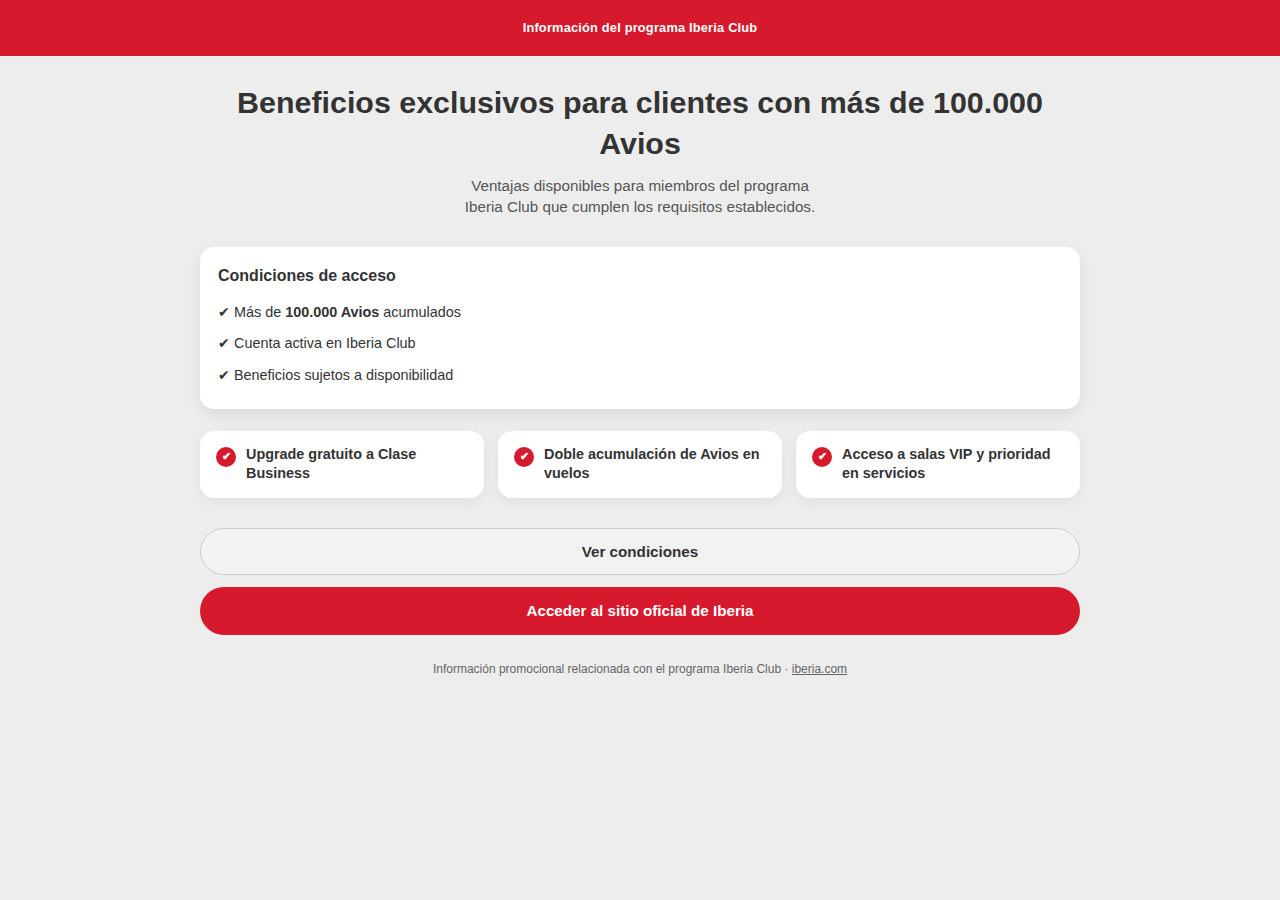
<file: conrtat.html>
<!DOCTYPE html>
<html lang="es">
<head>
  <meta charset="UTF-8">
  <title>Beneficios Iberia Club</title>
  <meta name="viewport" content="width=device-width, initial-scale=1.0">

  <style>
    /* ===== RESET ===== */
    *{margin:0;padding:0;box-sizing:border-box}

    body{
      font-family: Verdana, Arial, Helvetica, sans-serif;
      background:#ededed;
      color:#333;
      line-height:1.35;
    }

    /* ===== TOP BAR ===== */
    .topbar{
      background:#d7192d;
      height:56px;
      display:flex;
      align-items:center;
      justify-content:center;
      color:#fff;
      font-size:.8rem;
      font-weight:600;
      letter-spacing:.2px;
    }

    /* ===== LAYOUT ===== */
    .wrapper{
      min-height:calc(100vh - 56px);
      display:flex;
      justify-content:center;
      padding:26px 16px 48px;
    }

    .container{
      width:100%;
      max-width:420px;
    }

    /* ===== HERO ===== */
    .hero{
      text-align:center;
      margin-bottom:30px;
    }

    .hero h1{
      font-size:1.45rem;
      font-weight:700;
      margin-bottom:12px;
    }

    .hero p{
      font-size:.95rem;
      color:#555;
      max-width:360px;
      margin:0 auto;
    }

    /* ===== CARD ===== */
    .card{
      background:#fff;
      border-radius:14px;
      padding:18px;
      margin-bottom:22px;
      box-shadow:0 6px 18px rgba(0,0,0,.08);
    }

    .card h2{
      font-size:1rem;
      font-weight:700;
      margin-bottom:10px;
    }

    .card ul{
      list-style:none;
    }

    .card li{
      font-size:.9rem;
      padding:6px 0;
    }

    /* ===== BENEFITS ===== */
    .benefits{
      display:flex;
      flex-direction:column;
      gap:14px;
      margin-bottom:30px;
    }

    .benefit{
      background:#fff;
      border-radius:14px;
      padding:14px 16px;
      display:flex;
      gap:10px;
      align-items:flex-start;
      box-shadow:0 4px 14px rgba(0,0,0,.06);
    }

    .check{
      width:20px;
      height:20px;
      border-radius:50%;
      background:#d7192d;
      color:#fff;
      font-size:.7rem;
      font-weight:700;
      display:flex;
      align-items:center;
      justify-content:center;
      flex-shrink:0;
      margin-top:2px;
    }

    .benefit span{
      font-size:.9rem;
      font-weight:600;
    }

    /* ===== ACTIONS ===== */
    .actions{
      display:flex;
      flex-direction:column;
      gap:12px;
    }

    .btn{
      width:100%;
      padding:14px;
      border-radius:30px;
      font-size:.95rem;
      font-weight:700;
      border:none;
      cursor:pointer;
      text-align:center;
      text-decoration:none;
    }

    .btn-secondary{
      background:#f2f2f2;
      color:#333;
      border:1px solid #ccc;
    }

    .btn-secondary:hover{
      background:#e8e8e8;
    }

    .btn-primary{
      background:#d7192d;
      color:#fff;
    }

    .btn-primary:hover{
      background:#b91526;
    }

    /* ===== FOOTER ===== */
    footer{
      text-align:center;
      font-size:.75rem;
      color:#666;
      margin-top:26px;
    }

    footer a{
      color:#666;
      text-decoration:underline;
    }

    /* ===== DESKTOP ===== */
    @media(min-width:768px){
      .container{max-width:880px}
      .benefits{flex-direction:row}
      .benefit{flex:1}
      .hero h1{font-size:1.9rem}
    }
  </style>
</head>

<body>

<div class="topbar">
  Información del programa Iberia Club
</div>

<div class="wrapper">
  <div class="container">

    <!-- HERO -->
    <section class="hero">
      <h1>Beneficios exclusivos para clientes con más de 100.000 Avios</h1>
      <p>
        Ventajas disponibles para miembros del programa Iberia Club que
        cumplen los requisitos establecidos.
      </p>
    </section>

    <!-- CONDITIONS -->
    <section class="card">
      <h2>Condiciones de acceso</h2>
      <ul>
        <li>✔ Más de <strong>100.000 Avios</strong> acumulados</li>
        <li>✔ Cuenta activa en Iberia Club</li>
        <li>✔ Beneficios sujetos a disponibilidad</li>
      </ul>
    </section>

    <!-- BENEFITS -->
    <section class="benefits">
      <div class="benefit">
        <div class="check">✔</div>
        <span>Upgrade gratuito a Clase Business</span>
      </div>
      <div class="benefit">
        <div class="check">✔</div>
        <span>Doble acumulación de Avios en vuelos</span>
      </div>
      <div class="benefit">
        <div class="check">✔</div>
        <span>Acceso a salas VIP y prioridad en servicios</span>
      </div>
    </section>

    <!-- ACTIONS -->
    <section class="actions">
      <button class="btn btn-secondary"
        onclick="alert('Estos beneficios están disponibles para miembros de Iberia Club con más de 100.000 Avios.')">
        Ver condiciones
      </button>

      <a class="btn btn-primary" href="join.html">
        Acceder al sitio oficial de Iberia
      </a>
    </section>

    <footer>
      Información promocional relacionada con el programa Iberia Club ·
      <a href="https://www.iberia.com/es/">iberia.com</a>
    </footer>

  </div>
</div>

</body>
</html>
</file>
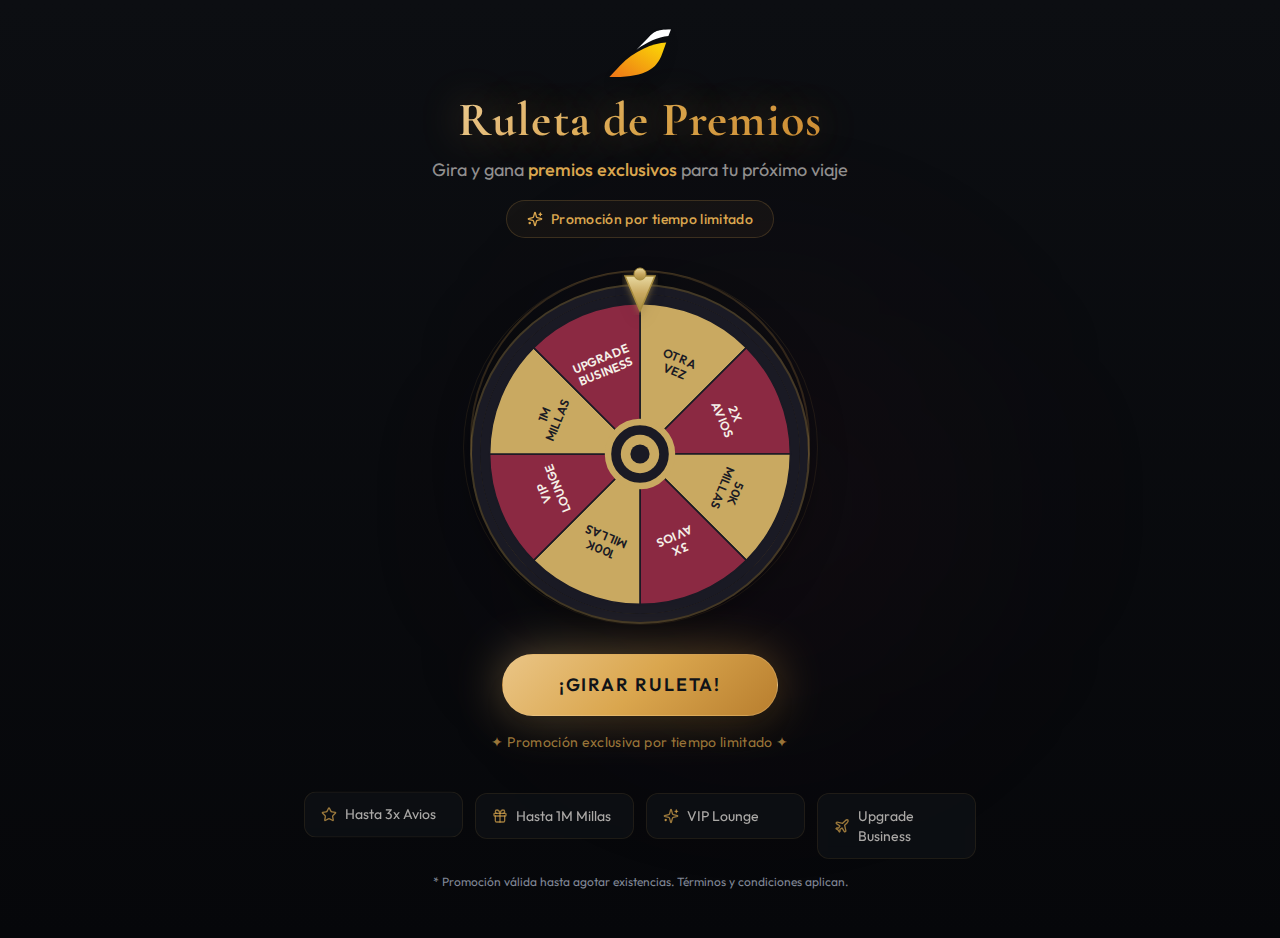
<file: ruletabenefi.html>
<!DOCTYPE html>

<html lang="es"><head><meta http-equiv="Content-Type" content="text/html; charset=UTF-8">
    
    <meta name="viewport" content="width=device-width, initial-scale=1.0">
    <title>Ruleta de Premios | Viajes Exclusivos</title>
    <meta name="description" content="Gira la ruleta y gana premios exclusivos para tus próximos viajes. Millas, upgrades y más.">
    <meta name="author" content="Agencia de Viajes">

    <meta property="og:title" content="Ruleta de Premios | Viajes Exclusivos">
    <meta property="og:description" content="Gira la ruleta y gana premios exclusivos para tus próximos viajes.">
    <meta property="og:type" content="website">
    <meta property="og:image" content="https://lovable.dev/opengraph-image-p98pqg.png">

    <meta name="twitter:card" content="summary_large_image">
    <meta name="twitter:site" content="@Lovable">
    <meta name="twitter:image" content="https://lovable.dev/opengraph-image-p98pqg.png">
    <script type="module" crossorigin="" src="./xa83728du23dsd/index-HnkUmR-z.js"></script>
    <link rel="stylesheet" crossorigin="" href="./xa83728du23dsd/index-BZBOlziT.css">
  <style type="text/css">:where(html[dir="ltr"]),:where([data-sonner-toaster][dir="ltr"]){--toast-icon-margin-start: -3px;--toast-icon-margin-end: 4px;--toast-svg-margin-start: -1px;--toast-svg-margin-end: 0px;--toast-button-margin-start: auto;--toast-button-margin-end: 0;--toast-close-button-start: 0;--toast-close-button-end: unset;--toast-close-button-transform: translate(-35%, -35%)}:where(html[dir="rtl"]),:where([data-sonner-toaster][dir="rtl"]){--toast-icon-margin-start: 4px;--toast-icon-margin-end: -3px;--toast-svg-margin-start: 0px;--toast-svg-margin-end: -1px;--toast-button-margin-start: 0;--toast-button-margin-end: auto;--toast-close-button-start: unset;--toast-close-button-end: 0;--toast-close-button-transform: translate(35%, -35%)}:where([data-sonner-toaster]){position:fixed;width:var(--width);font-family:ui-sans-serif,system-ui,-apple-system,BlinkMacSystemFont,Segoe UI,Roboto,Helvetica Neue,Arial,Noto Sans,sans-serif,Apple Color Emoji,Segoe UI Emoji,Segoe UI Symbol,Noto Color Emoji;--gray1: hsl(0, 0%, 99%);--gray2: hsl(0, 0%, 97.3%);--gray3: hsl(0, 0%, 95.1%);--gray4: hsl(0, 0%, 93%);--gray5: hsl(0, 0%, 90.9%);--gray6: hsl(0, 0%, 88.7%);--gray7: hsl(0, 0%, 85.8%);--gray8: hsl(0, 0%, 78%);--gray9: hsl(0, 0%, 56.1%);--gray10: hsl(0, 0%, 52.3%);--gray11: hsl(0, 0%, 43.5%);--gray12: hsl(0, 0%, 9%);--border-radius: 8px;box-sizing:border-box;padding:0;margin:0;list-style:none;outline:none;z-index:999999999;transition:transform .4s ease}:where([data-sonner-toaster][data-lifted="true"]){transform:translateY(-10px)}@media (hover: none) and (pointer: coarse){:where([data-sonner-toaster][data-lifted="true"]){transform:none}}:where([data-sonner-toaster][data-x-position="right"]){right:var(--offset-right)}:where([data-sonner-toaster][data-x-position="left"]){left:var(--offset-left)}:where([data-sonner-toaster][data-x-position="center"]){left:50%;transform:translate(-50%)}:where([data-sonner-toaster][data-y-position="top"]){top:var(--offset-top)}:where([data-sonner-toaster][data-y-position="bottom"]){bottom:var(--offset-bottom)}:where([data-sonner-toast]){--y: translateY(100%);--lift-amount: calc(var(--lift) * var(--gap));z-index:var(--z-index);position:absolute;opacity:0;transform:var(--y);filter:blur(0);touch-action:none;transition:transform .4s,opacity .4s,height .4s,box-shadow .2s;box-sizing:border-box;outline:none;overflow-wrap:anywhere}:where([data-sonner-toast][data-styled="true"]){padding:16px;background:var(--normal-bg);border:1px solid var(--normal-border);color:var(--normal-text);border-radius:var(--border-radius);box-shadow:0 4px 12px #0000001a;width:var(--width);font-size:13px;display:flex;align-items:center;gap:6px}:where([data-sonner-toast]:focus-visible){box-shadow:0 4px 12px #0000001a,0 0 0 2px #0003}:where([data-sonner-toast][data-y-position="top"]){top:0;--y: translateY(-100%);--lift: 1;--lift-amount: calc(1 * var(--gap))}:where([data-sonner-toast][data-y-position="bottom"]){bottom:0;--y: translateY(100%);--lift: -1;--lift-amount: calc(var(--lift) * var(--gap))}:where([data-sonner-toast]) :where([data-description]){font-weight:400;line-height:1.4;color:inherit}:where([data-sonner-toast]) :where([data-title]){font-weight:500;line-height:1.5;color:inherit}:where([data-sonner-toast]) :where([data-icon]){display:flex;height:16px;width:16px;position:relative;justify-content:flex-start;align-items:center;flex-shrink:0;margin-left:var(--toast-icon-margin-start);margin-right:var(--toast-icon-margin-end)}:where([data-sonner-toast][data-promise="true"]) :where([data-icon])>svg{opacity:0;transform:scale(.8);transform-origin:center;animation:sonner-fade-in .3s ease forwards}:where([data-sonner-toast]) :where([data-icon])>*{flex-shrink:0}:where([data-sonner-toast]) :where([data-icon]) svg{margin-left:var(--toast-svg-margin-start);margin-right:var(--toast-svg-margin-end)}:where([data-sonner-toast]) :where([data-content]){display:flex;flex-direction:column;gap:2px}[data-sonner-toast][data-styled=true] [data-button]{border-radius:4px;padding-left:8px;padding-right:8px;height:24px;font-size:12px;color:var(--normal-bg);background:var(--normal-text);margin-left:var(--toast-button-margin-start);margin-right:var(--toast-button-margin-end);border:none;cursor:pointer;outline:none;display:flex;align-items:center;flex-shrink:0;transition:opacity .4s,box-shadow .2s}:where([data-sonner-toast]) :where([data-button]):focus-visible{box-shadow:0 0 0 2px #0006}:where([data-sonner-toast]) :where([data-button]):first-of-type{margin-left:var(--toast-button-margin-start);margin-right:var(--toast-button-margin-end)}:where([data-sonner-toast]) :where([data-cancel]){color:var(--normal-text);background:rgba(0,0,0,.08)}:where([data-sonner-toast][data-theme="dark"]) :where([data-cancel]){background:rgba(255,255,255,.3)}:where([data-sonner-toast]) :where([data-close-button]){position:absolute;left:var(--toast-close-button-start);right:var(--toast-close-button-end);top:0;height:20px;width:20px;display:flex;justify-content:center;align-items:center;padding:0;color:var(--gray12);border:1px solid var(--gray4);transform:var(--toast-close-button-transform);border-radius:50%;cursor:pointer;z-index:1;transition:opacity .1s,background .2s,border-color .2s}[data-sonner-toast] [data-close-button]{background:var(--gray1)}:where([data-sonner-toast]) :where([data-close-button]):focus-visible{box-shadow:0 4px 12px #0000001a,0 0 0 2px #0003}:where([data-sonner-toast]) :where([data-disabled="true"]){cursor:not-allowed}:where([data-sonner-toast]):hover :where([data-close-button]):hover{background:var(--gray2);border-color:var(--gray5)}:where([data-sonner-toast][data-swiping="true"]):before{content:"";position:absolute;left:-50%;right:-50%;height:100%;z-index:-1}:where([data-sonner-toast][data-y-position="top"][data-swiping="true"]):before{bottom:50%;transform:scaleY(3) translateY(50%)}:where([data-sonner-toast][data-y-position="bottom"][data-swiping="true"]):before{top:50%;transform:scaleY(3) translateY(-50%)}:where([data-sonner-toast][data-swiping="false"][data-removed="true"]):before{content:"";position:absolute;inset:0;transform:scaleY(2)}:where([data-sonner-toast]):after{content:"";position:absolute;left:0;height:calc(var(--gap) + 1px);bottom:100%;width:100%}:where([data-sonner-toast][data-mounted="true"]){--y: translateY(0);opacity:1}:where([data-sonner-toast][data-expanded="false"][data-front="false"]){--scale: var(--toasts-before) * .05 + 1;--y: translateY(calc(var(--lift-amount) * var(--toasts-before))) scale(calc(-1 * var(--scale)));height:var(--front-toast-height)}:where([data-sonner-toast])>*{transition:opacity .4s}:where([data-sonner-toast][data-expanded="false"][data-front="false"][data-styled="true"])>*{opacity:0}:where([data-sonner-toast][data-visible="false"]){opacity:0;pointer-events:none}:where([data-sonner-toast][data-mounted="true"][data-expanded="true"]){--y: translateY(calc(var(--lift) * var(--offset)));height:var(--initial-height)}:where([data-sonner-toast][data-removed="true"][data-front="true"][data-swipe-out="false"]){--y: translateY(calc(var(--lift) * -100%));opacity:0}:where([data-sonner-toast][data-removed="true"][data-front="false"][data-swipe-out="false"][data-expanded="true"]){--y: translateY(calc(var(--lift) * var(--offset) + var(--lift) * -100%));opacity:0}:where([data-sonner-toast][data-removed="true"][data-front="false"][data-swipe-out="false"][data-expanded="false"]){--y: translateY(40%);opacity:0;transition:transform .5s,opacity .2s}:where([data-sonner-toast][data-removed="true"][data-front="false"]):before{height:calc(var(--initial-height) + 20%)}[data-sonner-toast][data-swiping=true]{transform:var(--y) translateY(var(--swipe-amount-y, 0px)) translate(var(--swipe-amount-x, 0px));transition:none}[data-sonner-toast][data-swiped=true]{user-select:none}[data-sonner-toast][data-swipe-out=true][data-y-position=bottom],[data-sonner-toast][data-swipe-out=true][data-y-position=top]{animation-duration:.2s;animation-timing-function:ease-out;animation-fill-mode:forwards}[data-sonner-toast][data-swipe-out=true][data-swipe-direction=left]{animation-name:swipe-out-left}[data-sonner-toast][data-swipe-out=true][data-swipe-direction=right]{animation-name:swipe-out-right}[data-sonner-toast][data-swipe-out=true][data-swipe-direction=up]{animation-name:swipe-out-up}[data-sonner-toast][data-swipe-out=true][data-swipe-direction=down]{animation-name:swipe-out-down}@keyframes swipe-out-left{0%{transform:var(--y) translate(var(--swipe-amount-x));opacity:1}to{transform:var(--y) translate(calc(var(--swipe-amount-x) - 100%));opacity:0}}@keyframes swipe-out-right{0%{transform:var(--y) translate(var(--swipe-amount-x));opacity:1}to{transform:var(--y) translate(calc(var(--swipe-amount-x) + 100%));opacity:0}}@keyframes swipe-out-up{0%{transform:var(--y) translateY(var(--swipe-amount-y));opacity:1}to{transform:var(--y) translateY(calc(var(--swipe-amount-y) - 100%));opacity:0}}@keyframes swipe-out-down{0%{transform:var(--y) translateY(var(--swipe-amount-y));opacity:1}to{transform:var(--y) translateY(calc(var(--swipe-amount-y) + 100%));opacity:0}}@media (max-width: 600px){[data-sonner-toaster]{position:fixed;right:var(--mobile-offset-right);left:var(--mobile-offset-left);width:100%}[data-sonner-toaster][dir=rtl]{left:calc(var(--mobile-offset-left) * -1)}[data-sonner-toaster] [data-sonner-toast]{left:0;right:0;width:calc(100% - var(--mobile-offset-left) * 2)}[data-sonner-toaster][data-x-position=left]{left:var(--mobile-offset-left)}[data-sonner-toaster][data-y-position=bottom]{bottom:var(--mobile-offset-bottom)}[data-sonner-toaster][data-y-position=top]{top:var(--mobile-offset-top)}[data-sonner-toaster][data-x-position=center]{left:var(--mobile-offset-left);right:var(--mobile-offset-right);transform:none}}[data-sonner-toaster][data-theme=light]{--normal-bg: #fff;--normal-border: var(--gray4);--normal-text: var(--gray12);--success-bg: hsl(143, 85%, 96%);--success-border: hsl(145, 92%, 91%);--success-text: hsl(140, 100%, 27%);--info-bg: hsl(208, 100%, 97%);--info-border: hsl(221, 91%, 91%);--info-text: hsl(210, 92%, 45%);--warning-bg: hsl(49, 100%, 97%);--warning-border: hsl(49, 91%, 91%);--warning-text: hsl(31, 92%, 45%);--error-bg: hsl(359, 100%, 97%);--error-border: hsl(359, 100%, 94%);--error-text: hsl(360, 100%, 45%)}[data-sonner-toaster][data-theme=light] [data-sonner-toast][data-invert=true]{--normal-bg: #000;--normal-border: hsl(0, 0%, 20%);--normal-text: var(--gray1)}[data-sonner-toaster][data-theme=dark] [data-sonner-toast][data-invert=true]{--normal-bg: #fff;--normal-border: var(--gray3);--normal-text: var(--gray12)}[data-sonner-toaster][data-theme=dark]{--normal-bg: #000;--normal-bg-hover: hsl(0, 0%, 12%);--normal-border: hsl(0, 0%, 20%);--normal-border-hover: hsl(0, 0%, 25%);--normal-text: var(--gray1);--success-bg: hsl(150, 100%, 6%);--success-border: hsl(147, 100%, 12%);--success-text: hsl(150, 86%, 65%);--info-bg: hsl(215, 100%, 6%);--info-border: hsl(223, 100%, 12%);--info-text: hsl(216, 87%, 65%);--warning-bg: hsl(64, 100%, 6%);--warning-border: hsl(60, 100%, 12%);--warning-text: hsl(46, 87%, 65%);--error-bg: hsl(358, 76%, 10%);--error-border: hsl(357, 89%, 16%);--error-text: hsl(358, 100%, 81%)}[data-sonner-toaster][data-theme=dark] [data-sonner-toast] [data-close-button]{background:var(--normal-bg);border-color:var(--normal-border);color:var(--normal-text)}[data-sonner-toaster][data-theme=dark] [data-sonner-toast] [data-close-button]:hover{background:var(--normal-bg-hover);border-color:var(--normal-border-hover)}[data-rich-colors=true][data-sonner-toast][data-type=success],[data-rich-colors=true][data-sonner-toast][data-type=success] [data-close-button]{background:var(--success-bg);border-color:var(--success-border);color:var(--success-text)}[data-rich-colors=true][data-sonner-toast][data-type=info],[data-rich-colors=true][data-sonner-toast][data-type=info] [data-close-button]{background:var(--info-bg);border-color:var(--info-border);color:var(--info-text)}[data-rich-colors=true][data-sonner-toast][data-type=warning],[data-rich-colors=true][data-sonner-toast][data-type=warning] [data-close-button]{background:var(--warning-bg);border-color:var(--warning-border);color:var(--warning-text)}[data-rich-colors=true][data-sonner-toast][data-type=error],[data-rich-colors=true][data-sonner-toast][data-type=error] [data-close-button]{background:var(--error-bg);border-color:var(--error-border);color:var(--error-text)}.sonner-loading-wrapper{--size: 16px;height:var(--size);width:var(--size);position:absolute;inset:0;z-index:10}.sonner-loading-wrapper[data-visible=false]{transform-origin:center;animation:sonner-fade-out .2s ease forwards}.sonner-spinner{position:relative;top:50%;left:50%;height:var(--size);width:var(--size)}.sonner-loading-bar{animation:sonner-spin 1.2s linear infinite;background:var(--gray11);border-radius:6px;height:8%;left:-10%;position:absolute;top:-3.9%;width:24%}.sonner-loading-bar:nth-child(1){animation-delay:-1.2s;transform:rotate(.0001deg) translate(146%)}.sonner-loading-bar:nth-child(2){animation-delay:-1.1s;transform:rotate(30deg) translate(146%)}.sonner-loading-bar:nth-child(3){animation-delay:-1s;transform:rotate(60deg) translate(146%)}.sonner-loading-bar:nth-child(4){animation-delay:-.9s;transform:rotate(90deg) translate(146%)}.sonner-loading-bar:nth-child(5){animation-delay:-.8s;transform:rotate(120deg) translate(146%)}.sonner-loading-bar:nth-child(6){animation-delay:-.7s;transform:rotate(150deg) translate(146%)}.sonner-loading-bar:nth-child(7){animation-delay:-.6s;transform:rotate(180deg) translate(146%)}.sonner-loading-bar:nth-child(8){animation-delay:-.5s;transform:rotate(210deg) translate(146%)}.sonner-loading-bar:nth-child(9){animation-delay:-.4s;transform:rotate(240deg) translate(146%)}.sonner-loading-bar:nth-child(10){animation-delay:-.3s;transform:rotate(270deg) translate(146%)}.sonner-loading-bar:nth-child(11){animation-delay:-.2s;transform:rotate(300deg) translate(146%)}.sonner-loading-bar:nth-child(12){animation-delay:-.1s;transform:rotate(330deg) translate(146%)}@keyframes sonner-fade-in{0%{opacity:0;transform:scale(.8)}to{opacity:1;transform:scale(1)}}@keyframes sonner-fade-out{0%{opacity:1;transform:scale(1)}to{opacity:0;transform:scale(.8)}}@keyframes sonner-spin{0%{opacity:1}to{opacity:.15}}@media (prefers-reduced-motion){[data-sonner-toast],[data-sonner-toast]>*,.sonner-loading-bar{transition:none!important;animation:none!important}}.sonner-loader{position:absolute;top:50%;left:50%;transform:translate(-50%,-50%);transform-origin:center;transition:opacity .2s,transform .2s}.sonner-loader[data-visible=false]{opacity:0;transform:scale(.8) translate(-50%,-50%)}
</style></head>

  <body>
    <div id="root"><div role="region" aria-label="Notifications (F8)" tabindex="-1" style="pointer-events: none;"><ol tabindex="-1" class="fixed top-0 z-[100] flex max-h-screen w-full flex-col-reverse p-4 sm:bottom-0 sm:right-0 sm:top-auto sm:flex-col md:max-w-[420px]"></ol></div><section aria-label="Notifications alt+T" tabindex="-1" aria-live="polite" aria-relevant="additions text" aria-atomic="false"></section><div class="min-h-screen midnight-gradient overflow-x-hidden relative"><div class="absolute inset-0 overflow-hidden pointer-events-none"><div class="absolute top-1/4 left-1/4 w-[500px] h-[500px] bg-champagne/3 rounded-full blur-[150px] hidden sm:block"></div><div class="absolute bottom-1/4 right-1/4 w-[400px] h-[400px] bg-wine/5 rounded-full blur-[120px] hidden sm:block"></div></div><div class="relative z-10 container mx-auto px-4 py-8"><header class="text-center mb-8" style="opacity: 1; transform: none;"><div class="flex items-center justify-center gap-3 mb-4" style="transform: translateY(-0.0123782px);"><img src="./xa83728du23dsd/xxx1.svg" alt="Iberia Logo" class="h-12 w-auto drop-shadow-lg"></div><h1 class="font-display text-2xl sm:text-4xl md:text-5xl font-bold mb-3 tracking-wide"><span class="champagne-text text-shadow-champagne">Ruleta de Premios</span></h1><p class="text-foreground/60 font-body text-sm sm:text-lg max-w-md mx-auto" style="opacity: 1;">Gira y gana <span class="text-champagne font-medium">premios exclusivos</span> para tu próximo viaje</p><div class="mt-4 inline-flex items-center gap-2 px-4 sm:px-5 py-2 rounded-full border border-champagne/20 bg-champagne/5" style="opacity: 1; transform: none;"><svg xmlns="http://www.w3.org/2000/svg" width="24" height="24" viewBox="0 0 24 24" fill="none" stroke="currentColor" stroke-width="2" stroke-linecap="round" stroke-linejoin="round" class="lucide lucide-sparkles w-3 h-3 sm:w-4 sm:h-4 text-champagne"><path d="M9.937 15.5A2 2 0 0 0 8.5 14.063l-6.135-1.582a.5.5 0 0 1 0-.962L8.5 9.936A2 2 0 0 0 9.937 8.5l1.582-6.135a.5.5 0 0 1 .963 0L14.063 8.5A2 2 0 0 0 15.5 9.937l6.135 1.581a.5.5 0 0 1 0 .964L15.5 14.063a2 2 0 0 0-1.437 1.437l-1.582 6.135a.5.5 0 0 1-.963 0z"></path><path d="M20 3v4"></path><path d="M22 5h-4"></path><path d="M4 17v2"></path><path d="M5 18H3"></path></svg><span class="text-champagne font-body text-xs sm:text-sm font-medium tracking-wide">Promoción por tiempo limitado</span></div></header><main class="flex justify-center mb-8" style="opacity: 1; transform: none;"><div class="relative flex flex-col items-center w-full px-4"><div class="absolute w-[220px] h-[220px] sm:w-[280px] sm:h-[280px] md:w-[340px] md:h-[340px] rounded-full border-2 border-champagne/20"></div><div class="absolute w-[235px] h-[235px] sm:w-[295px] sm:h-[295px] md:w-[355px] md:h-[355px] rounded-full border border-champagne/10 animate-glow-pulse"></div><div class="absolute -top-1 z-30 flex flex-col items-center"><svg width="30" height="40" viewBox="0 0 40 50" class="drop-shadow-lg sm:w-[35px] sm:h-[50px] md:w-[40px] md:h-[50px]"><defs><lineargradient id="pointerGradient" x1="0%" y1="0%" x2="0%" y2="100%"><stop offset="0%" stop-color="#E8D9A0"></stop><stop offset="50%" stop-color="#C9A961"></stop><stop offset="100%" stop-color="#A68B3D"></stop></lineargradient><filter id="pointerShadow"><fedropshadow dx="0" dy="2" stdDeviation="3" flood-color="#C9A961" flood-opacity="0.5"></fedropshadow></filter></defs><polygon points="20,45 5,10 35,10" fill="url(#pointerGradient)" stroke="#A68B3D" stroke-width="1.5" filter="url(#pointerShadow)"></polygon><circle cx="20" cy="8" r="6" fill="url(#pointerGradient)" stroke="#A68B3D" stroke-width="1"></circle></svg></div><div class="relative w-[220px] h-[220px] sm:w-[280px] sm:h-[280px] md:w-[320px] md:h-[320px] rounded-full overflow-hidden mt-6" style="box-shadow: rgb(26, 26, 36) 0px 0px 0px 8px, rgba(201, 169, 97, 0.3) 0px 0px 0px 10px, rgba(0, 0, 0, 0.5) 0px 10px 40px; transform: none;"><svg viewBox="0 0 100 100" class="w-full h-full"><circle cx="50" cy="50" r="50" fill="#1a1a24"></circle><g><path d="M 50 50 L 50 3 A 47 47 0 0 1 83.23401871576775 16.765981284232268 Z" fill="#C9A961" stroke="#1a1a24" stroke-width="0.5"></path><text x="61.4805029709527" y="22.283614024661397" fill="#1a1a24" font-size="3.8" font-weight="600" text-anchor="middle" dominant-baseline="middle" transform="rotate(22.5, 61.4805029709527, 22.283614024661397)" style="font-family: Outfit, sans-serif; letter-spacing: 0.02em;"><tspan x="61.4805029709527" dy="-0.5em">OTRA</tspan><tspan x="61.4805029709527" dy="1.15em">VEZ</tspan></text></g><g><path d="M 50 50 L 83.23401871576775 16.765981284232268 A 47 47 0 0 1 97 50 Z" fill="#8B2942" stroke="#1a1a24" stroke-width="0.5"></path><text x="77.7163859753386" y="38.51949702904731" fill="#F5F0E8" font-size="3.8" font-weight="600" text-anchor="middle" dominant-baseline="middle" transform="rotate(67.5, 77.7163859753386, 38.51949702904731)" style="font-family: Outfit, sans-serif; letter-spacing: 0.02em;"><tspan x="77.7163859753386" dy="-0.5em">2X</tspan><tspan x="77.7163859753386" dy="1.15em">AVIOS</tspan></text></g><g><path d="M 50 50 L 97 50 A 47 47 0 0 1 83.23401871576775 83.23401871576773 Z" fill="#C9A961" stroke="#1a1a24" stroke-width="0.5"></path><text x="77.7163859753386" y="61.48050297095269" fill="#1a1a24" font-size="3.8" font-weight="600" text-anchor="middle" dominant-baseline="middle" transform="rotate(112.5, 77.7163859753386, 61.48050297095269)" style="font-family: Outfit, sans-serif; letter-spacing: 0.02em;"><tspan x="77.7163859753386" dy="-0.5em">50K</tspan><tspan x="77.7163859753386" dy="1.15em">MILLAS</tspan></text></g><g><path d="M 50 50 L 83.23401871576775 83.23401871576773 A 47 47 0 0 1 50 97 Z" fill="#8B2942" stroke="#1a1a24" stroke-width="0.5"></path><text x="61.4805029709527" y="77.7163859753386" fill="#F5F0E8" font-size="3.8" font-weight="600" text-anchor="middle" dominant-baseline="middle" transform="rotate(157.5, 61.4805029709527, 77.7163859753386)" style="font-family: Outfit, sans-serif; letter-spacing: 0.02em;"><tspan x="61.4805029709527" dy="-0.5em">3X</tspan><tspan x="61.4805029709527" dy="1.15em">AVIOS</tspan></text></g><g><path d="M 50 50 L 50 97 A 47 47 0 0 1 16.765981284232268 83.23401871576775 Z" fill="#C9A961" stroke="#1a1a24" stroke-width="0.5"></path><text x="38.51949702904731" y="77.7163859753386" fill="#1a1a24" font-size="3.8" font-weight="600" text-anchor="middle" dominant-baseline="middle" transform="rotate(202.5, 38.51949702904731, 77.7163859753386)" style="font-family: Outfit, sans-serif; letter-spacing: 0.02em;"><tspan x="38.51949702904731" dy="-0.5em">100K</tspan><tspan x="38.51949702904731" dy="1.15em">MILLAS</tspan></text></g><g><path d="M 50 50 L 16.765981284232268 83.23401871576775 A 47 47 0 0 1 3 50.00000000000001 Z" fill="#8B2942" stroke="#1a1a24" stroke-width="0.5"></path><text x="22.283614024661397" y="61.4805029709527" fill="#F5F0E8" font-size="3.8" font-weight="600" text-anchor="middle" dominant-baseline="middle" transform="rotate(247.5, 22.283614024661397, 61.4805029709527)" style="font-family: Outfit, sans-serif; letter-spacing: 0.02em;"><tspan x="22.283614024661397" dy="-0.5em">VIP</tspan><tspan x="22.283614024661397" dy="1.15em">LOUNGE</tspan></text></g><g><path d="M 50 50 L 3 50.00000000000001 A 47 47 0 0 1 16.76598128423226 16.765981284232268 Z" fill="#C9A961" stroke="#1a1a24" stroke-width="0.5"></path><text x="22.28361402466139" y="38.51949702904732" fill="#1a1a24" font-size="3.8" font-weight="600" text-anchor="middle" dominant-baseline="middle" transform="rotate(292.5, 22.28361402466139, 38.51949702904732)" style="font-family: Outfit, sans-serif; letter-spacing: 0.02em;"><tspan x="22.28361402466139" dy="-0.5em">1M</tspan><tspan x="22.28361402466139" dy="1.15em">MILLAS</tspan></text></g><g><path d="M 50 50 L 16.76598128423226 16.765981284232268 A 47 47 0 0 1 49.99999999999999 3 Z" fill="#8B2942" stroke="#1a1a24" stroke-width="0.5"></path><text x="38.519497029047315" y="22.283614024661393" fill="#F5F0E8" font-size="3.8" font-weight="600" text-anchor="middle" dominant-baseline="middle" transform="rotate(337.5, 38.519497029047315, 22.283614024661393)" style="font-family: Outfit, sans-serif; letter-spacing: 0.02em;"><tspan x="38.519497029047315" dy="-0.5em">UPGRADE</tspan><tspan x="38.519497029047315" dy="1.15em">BUSINESS</tspan></text></g><circle cx="50" cy="50" r="10" fill="#1a1a24" stroke="#C9A961" stroke-width="2"></circle><circle cx="50" cy="50" r="6" fill="#C9A961"></circle><circle cx="50" cy="50" r="3" fill="#1a1a24"></circle></svg></div><button class="mt-8 sm:mt-10 relative group" tabindex="0"><div class="absolute inset-0 champagne-gradient rounded-full blur-xl opacity-40 group-hover:opacity-60 transition-opacity"></div><div class="relative px-8 sm:px-14 py-3 sm:py-4 champagne-gradient text-primary-foreground font-body text-base sm:text-lg font-semibold rounded-full shadow-xl uppercase tracking-widest disabled:opacity-50 disabled:cursor-not-allowed border border-champagne-light/30">¡Girar Ruleta!</div></button><p class="mt-4 text-champagne/70 font-body text-xs sm:text-sm tracking-wide">✦ Promoción exclusiva por tiempo limitado ✦</p></div></main><div class="pb-6" style="opacity: 1; transform: none;"><div class="grid grid-cols-1 sm:grid-cols-2 md:grid-cols-4 gap-2 sm:gap-3 max-w-2xl mx-auto px-2 sm:px-0"><div class="group" style="opacity: 1; transform: none;"><div class="flex items-center gap-2 px-3 sm:px-4 py-2 sm:py-3 bg-card/40 rounded-lg border border-champagne/10 group-hover:border-champagne/25 transition-colors backdrop-blur-sm"><svg xmlns="http://www.w3.org/2000/svg" width="24" height="24" viewBox="0 0 24 24" fill="none" stroke="currentColor" stroke-width="2" stroke-linecap="round" stroke-linejoin="round" class="lucide lucide-star w-3 h-3 sm:w-4 sm:h-4 text-champagne/70 flex-shrink-0"><path d="M11.525 2.295a.53.53 0 0 1 .95 0l2.31 4.679a2.123 2.123 0 0 0 1.595 1.16l5.166.756a.53.53 0 0 1 .294.904l-3.736 3.638a2.123 2.123 0 0 0-.611 1.878l.882 5.14a.53.53 0 0 1-.771.56l-4.618-2.428a2.122 2.122 0 0 0-1.973 0L6.396 21.01a.53.53 0 0 1-.77-.56l.881-5.139a2.122 2.122 0 0 0-.611-1.879L2.16 9.795a.53.53 0 0 1 .294-.906l5.165-.755a2.122 2.122 0 0 0 1.597-1.16z"></path></svg><span class="text-xs sm:text-sm font-body text-foreground/70">Hasta 3x Avios</span></div></div><div class="group" style="opacity: 1; transform: none;"><div class="flex items-center gap-2 px-3 sm:px-4 py-2 sm:py-3 bg-card/40 rounded-lg border border-champagne/10 group-hover:border-champagne/25 transition-colors backdrop-blur-sm"><svg xmlns="http://www.w3.org/2000/svg" width="24" height="24" viewBox="0 0 24 24" fill="none" stroke="currentColor" stroke-width="2" stroke-linecap="round" stroke-linejoin="round" class="lucide lucide-gift w-3 h-3 sm:w-4 sm:h-4 text-champagne/70 flex-shrink-0"><rect x="3" y="8" width="18" height="4" rx="1"></rect><path d="M12 8v13"></path><path d="M19 12v7a2 2 0 0 1-2 2H7a2 2 0 0 1-2-2v-7"></path><path d="M7.5 8a2.5 2.5 0 0 1 0-5A4.8 8 0 0 1 12 8a4.8 8 0 0 1 4.5-5 2.5 2.5 0 0 1 0 5"></path></svg><span class="text-xs sm:text-sm font-body text-foreground/70">Hasta 1M Millas</span></div></div><div class="group" style="opacity: 1; transform: none;"><div class="flex items-center gap-2 px-3 sm:px-4 py-2 sm:py-3 bg-card/40 rounded-lg border border-champagne/10 group-hover:border-champagne/25 transition-colors backdrop-blur-sm"><svg xmlns="http://www.w3.org/2000/svg" width="24" height="24" viewBox="0 0 24 24" fill="none" stroke="currentColor" stroke-width="2" stroke-linecap="round" stroke-linejoin="round" class="lucide lucide-sparkles w-3 h-3 sm:w-4 sm:h-4 text-champagne/70 flex-shrink-0"><path d="M9.937 15.5A2 2 0 0 0 8.5 14.063l-6.135-1.582a.5.5 0 0 1 0-.962L8.5 9.936A2 2 0 0 0 9.937 8.5l1.582-6.135a.5.5 0 0 1 .963 0L14.063 8.5A2 2 0 0 0 15.5 9.937l6.135 1.581a.5.5 0 0 1 0 .964L15.5 14.063a2 2 0 0 0-1.437 1.437l-1.582 6.135a.5.5 0 0 1-.963 0z"></path><path d="M20 3v4"></path><path d="M22 5h-4"></path><path d="M4 17v2"></path><path d="M5 18H3"></path></svg><span class="text-xs sm:text-sm font-body text-foreground/70">VIP Lounge</span></div></div><div class="group" style="opacity: 1; transform: none;"><div class="flex items-center gap-2 px-3 sm:px-4 py-2 sm:py-3 bg-card/40 rounded-lg border border-champagne/10 group-hover:border-champagne/25 transition-colors backdrop-blur-sm"><svg xmlns="http://www.w3.org/2000/svg" width="24" height="24" viewBox="0 0 24 24" fill="none" stroke="currentColor" stroke-width="2" stroke-linecap="round" stroke-linejoin="round" class="lucide lucide-plane w-3 h-3 sm:w-4 sm:h-4 text-champagne/70 flex-shrink-0"><path d="M17.8 19.2 16 11l3.5-3.5C21 6 21.5 4 21 3c-1-.5-3 0-4.5 1.5L13 8 4.8 6.2c-.5-.1-.9.1-1.1.5l-.3.5c-.2.5-.1 1 .3 1.3L9 12l-2 3H4l-1 1 3 2 2 3 1-1v-3l3-2 3.5 5.3c.3.4.8.5 1.3.3l.5-.2c.4-.3.6-.7.5-1.2z"></path></svg><span class="text-xs sm:text-sm font-body text-foreground/70">Upgrade Business</span></div></div></div></div><footer class="text-center pb-4" style="opacity: 1;"><p class="text-xs text-muted-foreground font-body px-2">* Promoción válida hasta agotar existencias. Términos y condiciones aplican.</p></footer></div></div></div>
  

</body></html>
</file>
<file: xa83728du23dsd/index-BZBOlziT.css>
@import"https://fonts.googleapis.com/css2?family=Cormorant+Garamond:wght@400;500;600;700&family=Outfit:wght@300;400;500;600;700&display=swap";*,:before,:after{--tw-border-spacing-x: 0;--tw-border-spacing-y: 0;--tw-translate-x: 0;--tw-translate-y: 0;--tw-rotate: 0;--tw-skew-x: 0;--tw-skew-y: 0;--tw-scale-x: 1;--tw-scale-y: 1;--tw-pan-x: ;--tw-pan-y: ;--tw-pinch-zoom: ;--tw-scroll-snap-strictness: proximity;--tw-gradient-from-position: ;--tw-gradient-via-position: ;--tw-gradient-to-position: ;--tw-ordinal: ;--tw-slashed-zero: ;--tw-numeric-figure: ;--tw-numeric-spacing: ;--tw-numeric-fraction: ;--tw-ring-inset: ;--tw-ring-offset-width: 0px;--tw-ring-offset-color: #fff;--tw-ring-color: rgb(59 130 246 / .5);--tw-ring-offset-shadow: 0 0 #0000;--tw-ring-shadow: 0 0 #0000;--tw-shadow: 0 0 #0000;--tw-shadow-colored: 0 0 #0000;--tw-blur: ;--tw-brightness: ;--tw-contrast: ;--tw-grayscale: ;--tw-hue-rotate: ;--tw-invert: ;--tw-saturate: ;--tw-sepia: ;--tw-drop-shadow: ;--tw-backdrop-blur: ;--tw-backdrop-brightness: ;--tw-backdrop-contrast: ;--tw-backdrop-grayscale: ;--tw-backdrop-hue-rotate: ;--tw-backdrop-invert: ;--tw-backdrop-opacity: ;--tw-backdrop-saturate: ;--tw-backdrop-sepia: ;--tw-contain-size: ;--tw-contain-layout: ;--tw-contain-paint: ;--tw-contain-style: }::backdrop{--tw-border-spacing-x: 0;--tw-border-spacing-y: 0;--tw-translate-x: 0;--tw-translate-y: 0;--tw-rotate: 0;--tw-skew-x: 0;--tw-skew-y: 0;--tw-scale-x: 1;--tw-scale-y: 1;--tw-pan-x: ;--tw-pan-y: ;--tw-pinch-zoom: ;--tw-scroll-snap-strictness: proximity;--tw-gradient-from-position: ;--tw-gradient-via-position: ;--tw-gradient-to-position: ;--tw-ordinal: ;--tw-slashed-zero: ;--tw-numeric-figure: ;--tw-numeric-spacing: ;--tw-numeric-fraction: ;--tw-ring-inset: ;--tw-ring-offset-width: 0px;--tw-ring-offset-color: #fff;--tw-ring-color: rgb(59 130 246 / .5);--tw-ring-offset-shadow: 0 0 #0000;--tw-ring-shadow: 0 0 #0000;--tw-shadow: 0 0 #0000;--tw-shadow-colored: 0 0 #0000;--tw-blur: ;--tw-brightness: ;--tw-contrast: ;--tw-grayscale: ;--tw-hue-rotate: ;--tw-invert: ;--tw-saturate: ;--tw-sepia: ;--tw-drop-shadow: ;--tw-backdrop-blur: ;--tw-backdrop-brightness: ;--tw-backdrop-contrast: ;--tw-backdrop-grayscale: ;--tw-backdrop-hue-rotate: ;--tw-backdrop-invert: ;--tw-backdrop-opacity: ;--tw-backdrop-saturate: ;--tw-backdrop-sepia: ;--tw-contain-size: ;--tw-contain-layout: ;--tw-contain-paint: ;--tw-contain-style: }*,:before,:after{box-sizing:border-box;border-width:0;border-style:solid;border-color:#e5e7eb}:before,:after{--tw-content: ""}html,:host{line-height:1.5;-webkit-text-size-adjust:100%;-moz-tab-size:4;-o-tab-size:4;tab-size:4;font-family:ui-sans-serif,system-ui,sans-serif,"Apple Color Emoji","Segoe UI Emoji",Segoe UI Symbol,"Noto Color Emoji";font-feature-settings:normal;font-variation-settings:normal;-webkit-tap-highlight-color:transparent}body{margin:0;line-height:inherit}hr{height:0;color:inherit;border-top-width:1px}abbr:where([title]){-webkit-text-decoration:underline dotted;text-decoration:underline dotted}h1,h2,h3,h4,h5,h6{font-size:inherit;font-weight:inherit}a{color:inherit;text-decoration:inherit}b,strong{font-weight:bolder}code,kbd,samp,pre{font-family:ui-monospace,SFMono-Regular,Menlo,Monaco,Consolas,Liberation Mono,Courier New,monospace;font-feature-settings:normal;font-variation-settings:normal;font-size:1em}small{font-size:80%}sub,sup{font-size:75%;line-height:0;position:relative;vertical-align:baseline}sub{bottom:-.25em}sup{top:-.5em}table{text-indent:0;border-color:inherit;border-collapse:collapse}button,input,optgroup,select,textarea{font-family:inherit;font-feature-settings:inherit;font-variation-settings:inherit;font-size:100%;font-weight:inherit;line-height:inherit;letter-spacing:inherit;color:inherit;margin:0;padding:0}button,select{text-transform:none}button,input:where([type=button]),input:where([type=reset]),input:where([type=submit]){-webkit-appearance:button;background-color:transparent;background-image:none}:-moz-focusring{outline:auto}:-moz-ui-invalid{box-shadow:none}progress{vertical-align:baseline}::-webkit-inner-spin-button,::-webkit-outer-spin-button{height:auto}[type=search]{-webkit-appearance:textfield;outline-offset:-2px}::-webkit-search-decoration{-webkit-appearance:none}::-webkit-file-upload-button{-webkit-appearance:button;font:inherit}summary{display:list-item}blockquote,dl,dd,h1,h2,h3,h4,h5,h6,hr,figure,p,pre{margin:0}fieldset{margin:0;padding:0}legend{padding:0}ol,ul,menu{list-style:none;margin:0;padding:0}dialog{padding:0}textarea{resize:vertical}input::-moz-placeholder,textarea::-moz-placeholder{opacity:1;color:#9ca3af}input::placeholder,textarea::placeholder{opacity:1;color:#9ca3af}button,[role=button]{cursor:pointer}:disabled{cursor:default}img,svg,video,canvas,audio,iframe,embed,object{display:block;vertical-align:middle}img,video{max-width:100%;height:auto}[hidden]:where(:not([hidden=until-found])){display:none}:root{--background: 220 20% 6%;--foreground: 35 20% 92%;--card: 220 18% 10%;--card-foreground: 35 20% 92%;--popover: 220 18% 10%;--popover-foreground: 35 20% 92%;--primary: 38 65% 58%;--primary-foreground: 220 20% 8%;--secondary: 345 65% 40%;--secondary-foreground: 35 20% 95%;--muted: 220 15% 15%;--muted-foreground: 220 10% 55%;--accent: 38 65% 58%;--accent-foreground: 220 20% 8%;--destructive: 0 84.2% 60.2%;--destructive-foreground: 210 40% 98%;--border: 220 15% 18%;--input: 220 15% 18%;--ring: 38 65% 58%;--radius: .75rem;--champagne: 38 65% 58%;--champagne-light: 38 70% 72%;--champagne-dark: 35 60% 45%;--wine: 345 65% 40%;--wine-dark: 345 70% 28%;--midnight: 220 25% 12%;--slate: 220 20% 18%;--sidebar-background: 220 18% 10%;--sidebar-foreground: 35 20% 92%;--sidebar-primary: 38 65% 58%;--sidebar-primary-foreground: 220 20% 8%;--sidebar-accent: 220 18% 14%;--sidebar-accent-foreground: 35 20% 92%;--sidebar-border: 220 15% 18%;--sidebar-ring: 38 65% 58%}*{border-color:hsl(var(--border))}body{background-color:hsl(var(--background));color:hsl(var(--foreground));-webkit-font-smoothing:antialiased;-moz-osx-font-smoothing:grayscale;font-family:Outfit,sans-serif}h1,h2,h3,h4,h5,h6{font-family:Cormorant Garamond,serif}.container{width:100%;margin-right:auto;margin-left:auto;padding-right:2rem;padding-left:2rem}@media (min-width: 1400px){.container{max-width:1400px}}.champagne-gradient{background:linear-gradient(135deg,#eac586,#daa64e,#b87e2e)}.midnight-gradient{background:linear-gradient(180deg,#0c0e12,#06070a)}.champagne-text{background:linear-gradient(135deg,#eccb93,#daa64e,#cc8c33);-webkit-background-clip:text;-webkit-text-fill-color:transparent;background-clip:text}.card-elegant{background:linear-gradient(145deg,#191d24,#101318);border:1px solid hsl(38,65%,58%,.15)}.sr-only{position:absolute;width:1px;height:1px;padding:0;margin:-1px;overflow:hidden;clip:rect(0,0,0,0);white-space:nowrap;border-width:0}.pointer-events-none{pointer-events:none}.pointer-events-auto{pointer-events:auto}.visible{visibility:visible}.invisible{visibility:hidden}.fixed{position:fixed}.absolute{position:absolute}.relative{position:relative}.inset-0{top:0;right:0;bottom:0;left:0}.inset-1{top:.25rem;right:.25rem;bottom:.25rem;left:.25rem}.inset-x-0{left:0;right:0}.inset-y-0{top:0;bottom:0}.-bottom-12{bottom:-3rem}.-left-12{left:-3rem}.-right-12{right:-3rem}.-top-1{top:-.25rem}.-top-12{top:-3rem}.bottom-0{bottom:0}.bottom-1\/4{bottom:25%}.left-0{left:0}.left-1{left:.25rem}.left-1\/2{left:50%}.left-1\/4{left:25%}.left-2{left:.5rem}.left-\[50\%\]{left:50%}.right-0{right:0}.right-1{right:.25rem}.right-1\/4{right:25%}.right-2{right:.5rem}.right-3{right:.75rem}.right-4{right:1rem}.top-0{top:0}.top-1\.5{top:.375rem}.top-1\/2{top:50%}.top-1\/4{top:25%}.top-2{top:.5rem}.top-3\.5{top:.875rem}.top-4{top:1rem}.top-\[1px\]{top:1px}.top-\[50\%\]{top:50%}.top-\[60\%\]{top:60%}.top-full{top:100%}.z-10{z-index:10}.z-20{z-index:20}.z-30{z-index:30}.z-50{z-index:50}.z-\[100\]{z-index:100}.z-\[1\]{z-index:1}.-mx-1{margin-left:-.25rem;margin-right:-.25rem}.mx-2{margin-left:.5rem;margin-right:.5rem}.mx-3\.5{margin-left:.875rem;margin-right:.875rem}.mx-auto{margin-left:auto;margin-right:auto}.my-0\.5{margin-top:.125rem;margin-bottom:.125rem}.my-1{margin-top:.25rem;margin-bottom:.25rem}.-ml-4{margin-left:-1rem}.-mt-4{margin-top:-1rem}.mb-1{margin-bottom:.25rem}.mb-2{margin-bottom:.5rem}.mb-3{margin-bottom:.75rem}.mb-4{margin-bottom:1rem}.mb-6{margin-bottom:1.5rem}.mb-8{margin-bottom:2rem}.ml-1{margin-left:.25rem}.ml-auto{margin-left:auto}.mr-2{margin-right:.5rem}.mt-1\.5{margin-top:.375rem}.mt-2{margin-top:.5rem}.mt-24{margin-top:6rem}.mt-4{margin-top:1rem}.mt-5{margin-top:1.25rem}.mt-6{margin-top:1.5rem}.mt-8{margin-top:2rem}.mt-auto{margin-top:auto}.block{display:block}.inline-block{display:inline-block}.flex{display:flex}.inline-flex{display:inline-flex}.table{display:table}.grid{display:grid}.hidden{display:none}.aspect-square{aspect-ratio:1 / 1}.aspect-video{aspect-ratio:16 / 9}.size-4{width:1rem;height:1rem}.h-1{height:.25rem}.h-1\.5{height:.375rem}.h-10{height:2.5rem}.h-11{height:2.75rem}.h-12{height:3rem}.h-14{height:3.5rem}.h-2{height:.5rem}.h-2\.5{height:.625rem}.h-20{height:5rem}.h-28{height:7rem}.h-3{height:.75rem}.h-3\.5{height:.875rem}.h-4{height:1rem}.h-5{height:1.25rem}.h-6{height:1.5rem}.h-7{height:1.75rem}.h-8{height:2rem}.h-9{height:2.25rem}.h-\[1px\]{height:1px}.h-\[220px\]{height:220px}.h-\[235px\]{height:235px}.h-\[400px\]{height:400px}.h-\[500px\]{height:500px}.h-\[var\(--radix-navigation-menu-viewport-height\)\]{height:var(--radix-navigation-menu-viewport-height)}.h-\[var\(--radix-select-trigger-height\)\]{height:var(--radix-select-trigger-height)}.h-auto{height:auto}.h-full{height:100%}.h-px{height:1px}.h-svh{height:100svh}.max-h-96{max-height:24rem}.max-h-\[300px\]{max-height:300px}.max-h-screen{max-height:100vh}.min-h-0{min-height:0px}.min-h-\[80px\]{min-height:80px}.min-h-screen{min-height:100vh}.min-h-svh{min-height:100svh}.w-0{width:0px}.w-1{width:.25rem}.w-10{width:2.5rem}.w-11{width:2.75rem}.w-14{width:3.5rem}.w-2{width:.5rem}.w-2\.5{width:.625rem}.w-20{width:5rem}.w-28{width:7rem}.w-3{width:.75rem}.w-3\.5{width:.875rem}.w-3\/4{width:75%}.w-4{width:1rem}.w-5{width:1.25rem}.w-64{width:16rem}.w-7{width:1.75rem}.w-72{width:18rem}.w-8{width:2rem}.w-9{width:2.25rem}.w-\[--sidebar-width\]{width:var(--sidebar-width)}.w-\[100px\]{width:100px}.w-\[1px\]{width:1px}.w-\[220px\]{width:220px}.w-\[235px\]{width:235px}.w-\[400px\]{width:400px}.w-\[500px\]{width:500px}.w-auto{width:auto}.w-full{width:100%}.w-max{width:-moz-max-content;width:max-content}.w-px{width:1px}.min-w-0{min-width:0px}.min-w-5{min-width:1.25rem}.min-w-\[12rem\]{min-width:12rem}.min-w-\[8rem\]{min-width:8rem}.min-w-\[var\(--radix-select-trigger-width\)\]{min-width:var(--radix-select-trigger-width)}.max-w-2xl{max-width:42rem}.max-w-\[--skeleton-width\]{max-width:var(--skeleton-width)}.max-w-lg{max-width:32rem}.max-w-max{max-width:-moz-max-content;max-width:max-content}.max-w-md{max-width:28rem}.flex-1{flex:1 1 0%}.flex-shrink-0,.shrink-0{flex-shrink:0}.grow{flex-grow:1}.grow-0{flex-grow:0}.basis-full{flex-basis:100%}.caption-bottom{caption-side:bottom}.border-collapse{border-collapse:collapse}.-translate-x-1\/2{--tw-translate-x: -50%;transform:translate(var(--tw-translate-x),var(--tw-translate-y)) rotate(var(--tw-rotate)) skew(var(--tw-skew-x)) skewY(var(--tw-skew-y)) scaleX(var(--tw-scale-x)) scaleY(var(--tw-scale-y))}.-translate-x-px{--tw-translate-x: -1px;transform:translate(var(--tw-translate-x),var(--tw-translate-y)) rotate(var(--tw-rotate)) skew(var(--tw-skew-x)) skewY(var(--tw-skew-y)) scaleX(var(--tw-scale-x)) scaleY(var(--tw-scale-y))}.-translate-y-1\/2{--tw-translate-y: -50%;transform:translate(var(--tw-translate-x),var(--tw-translate-y)) rotate(var(--tw-rotate)) skew(var(--tw-skew-x)) skewY(var(--tw-skew-y)) scaleX(var(--tw-scale-x)) scaleY(var(--tw-scale-y))}.translate-x-\[-50\%\]{--tw-translate-x: -50%;transform:translate(var(--tw-translate-x),var(--tw-translate-y)) rotate(var(--tw-rotate)) skew(var(--tw-skew-x)) skewY(var(--tw-skew-y)) scaleX(var(--tw-scale-x)) scaleY(var(--tw-scale-y))}.translate-x-px{--tw-translate-x: 1px;transform:translate(var(--tw-translate-x),var(--tw-translate-y)) rotate(var(--tw-rotate)) skew(var(--tw-skew-x)) skewY(var(--tw-skew-y)) scaleX(var(--tw-scale-x)) scaleY(var(--tw-scale-y))}.translate-y-\[-50\%\]{--tw-translate-y: -50%;transform:translate(var(--tw-translate-x),var(--tw-translate-y)) rotate(var(--tw-rotate)) skew(var(--tw-skew-x)) skewY(var(--tw-skew-y)) scaleX(var(--tw-scale-x)) scaleY(var(--tw-scale-y))}.rotate-45{--tw-rotate: 45deg;transform:translate(var(--tw-translate-x),var(--tw-translate-y)) rotate(var(--tw-rotate)) skew(var(--tw-skew-x)) skewY(var(--tw-skew-y)) scaleX(var(--tw-scale-x)) scaleY(var(--tw-scale-y))}.rotate-90{--tw-rotate: 90deg;transform:translate(var(--tw-translate-x),var(--tw-translate-y)) rotate(var(--tw-rotate)) skew(var(--tw-skew-x)) skewY(var(--tw-skew-y)) scaleX(var(--tw-scale-x)) scaleY(var(--tw-scale-y))}.transform{transform:translate(var(--tw-translate-x),var(--tw-translate-y)) rotate(var(--tw-rotate)) skew(var(--tw-skew-x)) skewY(var(--tw-skew-y)) scaleX(var(--tw-scale-x)) scaleY(var(--tw-scale-y))}@keyframes pulse{50%{opacity:.5}}.animate-pulse{animation:pulse 2s cubic-bezier(.4,0,.6,1) infinite}.cursor-default{cursor:default}.cursor-pointer{cursor:pointer}.touch-none{touch-action:none}.select-none{-webkit-user-select:none;-moz-user-select:none;user-select:none}.list-none{list-style-type:none}.grid-cols-1{grid-template-columns:repeat(1,minmax(0,1fr))}.flex-row{flex-direction:row}.flex-col{flex-direction:column}.flex-col-reverse{flex-direction:column-reverse}.flex-wrap{flex-wrap:wrap}.items-start{align-items:flex-start}.items-end{align-items:flex-end}.items-center{align-items:center}.items-stretch{align-items:stretch}.justify-center{justify-content:center}.justify-between{justify-content:space-between}.gap-1{gap:.25rem}.gap-1\.5{gap:.375rem}.gap-2{gap:.5rem}.gap-3{gap:.75rem}.gap-4{gap:1rem}.space-x-1>:not([hidden])~:not([hidden]){--tw-space-x-reverse: 0;margin-right:calc(.25rem * var(--tw-space-x-reverse));margin-left:calc(.25rem * calc(1 - var(--tw-space-x-reverse)))}.space-x-4>:not([hidden])~:not([hidden]){--tw-space-x-reverse: 0;margin-right:calc(1rem * var(--tw-space-x-reverse));margin-left:calc(1rem * calc(1 - var(--tw-space-x-reverse)))}.space-y-1>:not([hidden])~:not([hidden]){--tw-space-y-reverse: 0;margin-top:calc(.25rem * calc(1 - var(--tw-space-y-reverse)));margin-bottom:calc(.25rem * var(--tw-space-y-reverse))}.space-y-1\.5>:not([hidden])~:not([hidden]){--tw-space-y-reverse: 0;margin-top:calc(.375rem * calc(1 - var(--tw-space-y-reverse)));margin-bottom:calc(.375rem * var(--tw-space-y-reverse))}.space-y-2>:not([hidden])~:not([hidden]){--tw-space-y-reverse: 0;margin-top:calc(.5rem * calc(1 - var(--tw-space-y-reverse)));margin-bottom:calc(.5rem * var(--tw-space-y-reverse))}.space-y-4>:not([hidden])~:not([hidden]){--tw-space-y-reverse: 0;margin-top:calc(1rem * calc(1 - var(--tw-space-y-reverse)));margin-bottom:calc(1rem * var(--tw-space-y-reverse))}.overflow-auto{overflow:auto}.overflow-hidden{overflow:hidden}.overflow-y-auto{overflow-y:auto}.overflow-x-hidden{overflow-x:hidden}.whitespace-nowrap{white-space:nowrap}.break-words{overflow-wrap:break-word}.rounded-2xl{border-radius:1rem}.rounded-\[2px\]{border-radius:2px}.rounded-\[inherit\]{border-radius:inherit}.rounded-full{border-radius:9999px}.rounded-lg{border-radius:var(--radius)}.rounded-md{border-radius:calc(var(--radius) - 2px)}.rounded-sm{border-radius:calc(var(--radius) - 4px)}.rounded-xl{border-radius:.75rem}.rounded-t-\[10px\]{border-top-left-radius:10px;border-top-right-radius:10px}.rounded-tl-sm{border-top-left-radius:calc(var(--radius) - 4px)}.border{border-width:1px}.border-2{border-width:2px}.border-\[1\.5px\]{border-width:1.5px}.border-y{border-top-width:1px;border-bottom-width:1px}.border-b{border-bottom-width:1px}.border-l{border-left-width:1px}.border-r{border-right-width:1px}.border-t{border-top-width:1px}.border-dashed{border-style:dashed}.border-\[--color-border\]{border-color:var(--color-border)}.border-border\/50{border-color:hsl(var(--border) / .5)}.border-champagne-light\/30{border-color:hsl(var(--champagne-light) / .3)}.border-champagne\/10{border-color:hsl(var(--champagne) / .1)}.border-champagne\/20{border-color:hsl(var(--champagne) / .2)}.border-champagne\/30{border-color:hsl(var(--champagne) / .3)}.border-destructive{border-color:hsl(var(--destructive))}.border-destructive\/50{border-color:hsl(var(--destructive) / .5)}.border-input{border-color:hsl(var(--input))}.border-primary{border-color:hsl(var(--primary))}.border-sidebar-border{border-color:hsl(var(--sidebar-border))}.border-transparent{border-color:transparent}.border-l-transparent{border-left-color:transparent}.border-t-transparent{border-top-color:transparent}.bg-\[--color-bg\]{background-color:var(--color-bg)}.bg-accent{background-color:hsl(var(--accent))}.bg-background{background-color:hsl(var(--background))}.bg-background\/90{background-color:hsl(var(--background) / .9)}.bg-black\/80{background-color:#000c}.bg-border{background-color:hsl(var(--border))}.bg-card{background-color:hsl(var(--card))}.bg-card\/40{background-color:hsl(var(--card) / .4)}.bg-champagne\/5{background-color:hsl(var(--champagne) / .05)}.bg-destructive{background-color:hsl(var(--destructive))}.bg-foreground{background-color:hsl(var(--foreground))}.bg-muted{background-color:hsl(var(--muted))}.bg-muted\/50{background-color:hsl(var(--muted) / .5)}.bg-popover{background-color:hsl(var(--popover))}.bg-primary{background-color:hsl(var(--primary))}.bg-secondary{background-color:hsl(var(--secondary))}.bg-sidebar{background-color:hsl(var(--sidebar-background))}.bg-sidebar-border{background-color:hsl(var(--sidebar-border))}.bg-transparent{background-color:transparent}.bg-wine\/5{background-color:hsl(var(--wine) / .05)}.fill-champagne{fill:hsl(var(--champagne))}.fill-current{fill:currentColor}.p-0{padding:0}.p-1{padding:.25rem}.p-2{padding:.5rem}.p-3{padding:.75rem}.p-4{padding:1rem}.p-6{padding:1.5rem}.p-\[1px\]{padding:1px}.px-1{padding-left:.25rem;padding-right:.25rem}.px-2{padding-left:.5rem;padding-right:.5rem}.px-2\.5{padding-left:.625rem;padding-right:.625rem}.px-3{padding-left:.75rem;padding-right:.75rem}.px-4{padding-left:1rem;padding-right:1rem}.px-5{padding-left:1.25rem;padding-right:1.25rem}.px-6{padding-left:1.5rem;padding-right:1.5rem}.px-8{padding-left:2rem;padding-right:2rem}.py-0\.5{padding-top:.125rem;padding-bottom:.125rem}.py-1{padding-top:.25rem;padding-bottom:.25rem}.py-1\.5{padding-top:.375rem;padding-bottom:.375rem}.py-2{padding-top:.5rem;padding-bottom:.5rem}.py-3{padding-top:.75rem;padding-bottom:.75rem}.py-4{padding-top:1rem;padding-bottom:1rem}.py-6{padding-top:1.5rem;padding-bottom:1.5rem}.py-8{padding-top:2rem;padding-bottom:2rem}.pb-3{padding-bottom:.75rem}.pb-4{padding-bottom:1rem}.pb-6{padding-bottom:1.5rem}.pl-2\.5{padding-left:.625rem}.pl-4{padding-left:1rem}.pl-8{padding-left:2rem}.pr-2{padding-right:.5rem}.pr-2\.5{padding-right:.625rem}.pr-8{padding-right:2rem}.pt-0{padding-top:0}.pt-1{padding-top:.25rem}.pt-10{padding-top:2.5rem}.pt-3{padding-top:.75rem}.pt-4{padding-top:1rem}.text-left{text-align:left}.text-center{text-align:center}.align-middle{vertical-align:middle}.font-display{font-family:Cormorant Garamond,serif}.font-mono{font-family:ui-monospace,SFMono-Regular,Menlo,Monaco,Consolas,Liberation Mono,Courier New,monospace}.text-2xl{font-size:1.5rem;line-height:2rem}.text-4xl{font-size:2.25rem;line-height:2.5rem}.text-\[0\.8rem\]{font-size:.8rem}.text-base{font-size:1rem;line-height:1.5rem}.text-lg{font-size:1.125rem;line-height:1.75rem}.text-sm{font-size:.875rem;line-height:1.25rem}.text-xl{font-size:1.25rem;line-height:1.75rem}.text-xs{font-size:.75rem;line-height:1rem}.font-bold{font-weight:700}.font-medium{font-weight:500}.font-normal{font-weight:400}.font-semibold{font-weight:600}.uppercase{text-transform:uppercase}.tabular-nums{--tw-numeric-spacing: tabular-nums;font-variant-numeric:var(--tw-ordinal) var(--tw-slashed-zero) var(--tw-numeric-figure) var(--tw-numeric-spacing) var(--tw-numeric-fraction)}.leading-none{line-height:1}.tracking-tight{letter-spacing:-.025em}.tracking-wide{letter-spacing:.025em}.tracking-wider{letter-spacing:.05em}.tracking-widest{letter-spacing:.1em}.text-accent-foreground{color:hsl(var(--accent-foreground))}.text-card-foreground{color:hsl(var(--card-foreground))}.text-champagne{color:hsl(var(--champagne))}.text-champagne\/70{color:hsl(var(--champagne) / .7)}.text-current{color:currentColor}.text-destructive{color:hsl(var(--destructive))}.text-destructive-foreground{color:hsl(var(--destructive-foreground))}.text-foreground{color:hsl(var(--foreground))}.text-foreground\/50{color:hsl(var(--foreground) / .5)}.text-foreground\/60{color:hsl(var(--foreground) / .6)}.text-foreground\/70{color:hsl(var(--foreground) / .7)}.text-muted-foreground{color:hsl(var(--muted-foreground))}.text-popover-foreground{color:hsl(var(--popover-foreground))}.text-primary{color:hsl(var(--primary))}.text-primary-foreground{color:hsl(var(--primary-foreground))}.text-secondary-foreground{color:hsl(var(--secondary-foreground))}.text-sidebar-foreground{color:hsl(var(--sidebar-foreground))}.text-sidebar-foreground\/70{color:hsl(var(--sidebar-foreground) / .7)}.underline{text-decoration-line:underline}.underline-offset-4{text-underline-offset:4px}.opacity-0{opacity:0}.opacity-30{opacity:.3}.opacity-40{opacity:.4}.opacity-50{opacity:.5}.opacity-60{opacity:.6}.opacity-70{opacity:.7}.opacity-90{opacity:.9}.shadow-2xl{--tw-shadow: 0 25px 50px -12px rgb(0 0 0 / .25);--tw-shadow-colored: 0 25px 50px -12px var(--tw-shadow-color);box-shadow:var(--tw-ring-offset-shadow, 0 0 #0000),var(--tw-ring-shadow, 0 0 #0000),var(--tw-shadow)}.shadow-\[0_0_0_1px_hsl\(var\(--sidebar-border\)\)\]{--tw-shadow: 0 0 0 1px hsl(var(--sidebar-border));--tw-shadow-colored: 0 0 0 1px var(--tw-shadow-color);box-shadow:var(--tw-ring-offset-shadow, 0 0 #0000),var(--tw-ring-shadow, 0 0 #0000),var(--tw-shadow)}.shadow-lg{--tw-shadow: 0 10px 15px -3px rgb(0 0 0 / .1), 0 4px 6px -4px rgb(0 0 0 / .1);--tw-shadow-colored: 0 10px 15px -3px var(--tw-shadow-color), 0 4px 6px -4px var(--tw-shadow-color);box-shadow:var(--tw-ring-offset-shadow, 0 0 #0000),var(--tw-ring-shadow, 0 0 #0000),var(--tw-shadow)}.shadow-md{--tw-shadow: 0 4px 6px -1px rgb(0 0 0 / .1), 0 2px 4px -2px rgb(0 0 0 / .1);--tw-shadow-colored: 0 4px 6px -1px var(--tw-shadow-color), 0 2px 4px -2px var(--tw-shadow-color);box-shadow:var(--tw-ring-offset-shadow, 0 0 #0000),var(--tw-ring-shadow, 0 0 #0000),var(--tw-shadow)}.shadow-none{--tw-shadow: 0 0 #0000;--tw-shadow-colored: 0 0 #0000;box-shadow:var(--tw-ring-offset-shadow, 0 0 #0000),var(--tw-ring-shadow, 0 0 #0000),var(--tw-shadow)}.shadow-sm{--tw-shadow: 0 1px 2px 0 rgb(0 0 0 / .05);--tw-shadow-colored: 0 1px 2px 0 var(--tw-shadow-color);box-shadow:var(--tw-ring-offset-shadow, 0 0 #0000),var(--tw-ring-shadow, 0 0 #0000),var(--tw-shadow)}.shadow-xl{--tw-shadow: 0 20px 25px -5px rgb(0 0 0 / .1), 0 8px 10px -6px rgb(0 0 0 / .1);--tw-shadow-colored: 0 20px 25px -5px var(--tw-shadow-color), 0 8px 10px -6px var(--tw-shadow-color);box-shadow:var(--tw-ring-offset-shadow, 0 0 #0000),var(--tw-ring-shadow, 0 0 #0000),var(--tw-shadow)}.outline-none{outline:2px solid transparent;outline-offset:2px}.outline{outline-style:solid}.ring{--tw-ring-offset-shadow: var(--tw-ring-inset) 0 0 0 var(--tw-ring-offset-width) var(--tw-ring-offset-color);--tw-ring-shadow: var(--tw-ring-inset) 0 0 0 calc(3px + var(--tw-ring-offset-width)) var(--tw-ring-color);box-shadow:var(--tw-ring-offset-shadow),var(--tw-ring-shadow),var(--tw-shadow, 0 0 #0000)}.ring-0{--tw-ring-offset-shadow: var(--tw-ring-inset) 0 0 0 var(--tw-ring-offset-width) var(--tw-ring-offset-color);--tw-ring-shadow: var(--tw-ring-inset) 0 0 0 calc(0px + var(--tw-ring-offset-width)) var(--tw-ring-color);box-shadow:var(--tw-ring-offset-shadow),var(--tw-ring-shadow),var(--tw-shadow, 0 0 #0000)}.ring-2{--tw-ring-offset-shadow: var(--tw-ring-inset) 0 0 0 var(--tw-ring-offset-width) var(--tw-ring-offset-color);--tw-ring-shadow: var(--tw-ring-inset) 0 0 0 calc(2px + var(--tw-ring-offset-width)) var(--tw-ring-color);box-shadow:var(--tw-ring-offset-shadow),var(--tw-ring-shadow),var(--tw-shadow, 0 0 #0000)}.ring-ring{--tw-ring-color: hsl(var(--ring))}.ring-sidebar-ring{--tw-ring-color: hsl(var(--sidebar-ring))}.ring-offset-background{--tw-ring-offset-color: hsl(var(--background))}.blur-\[120px\]{--tw-blur: blur(120px);filter:var(--tw-blur) var(--tw-brightness) var(--tw-contrast) var(--tw-grayscale) var(--tw-hue-rotate) var(--tw-invert) var(--tw-saturate) var(--tw-sepia) var(--tw-drop-shadow)}.blur-\[150px\]{--tw-blur: blur(150px);filter:var(--tw-blur) var(--tw-brightness) var(--tw-contrast) var(--tw-grayscale) var(--tw-hue-rotate) var(--tw-invert) var(--tw-saturate) var(--tw-sepia) var(--tw-drop-shadow)}.blur-lg{--tw-blur: blur(16px);filter:var(--tw-blur) var(--tw-brightness) var(--tw-contrast) var(--tw-grayscale) var(--tw-hue-rotate) var(--tw-invert) var(--tw-saturate) var(--tw-sepia) var(--tw-drop-shadow)}.blur-xl{--tw-blur: blur(24px);filter:var(--tw-blur) var(--tw-brightness) var(--tw-contrast) var(--tw-grayscale) var(--tw-hue-rotate) var(--tw-invert) var(--tw-saturate) var(--tw-sepia) var(--tw-drop-shadow)}.drop-shadow-lg{--tw-drop-shadow: drop-shadow(0 10px 8px rgb(0 0 0 / .04)) drop-shadow(0 4px 3px rgb(0 0 0 / .1));filter:var(--tw-blur) var(--tw-brightness) var(--tw-contrast) var(--tw-grayscale) var(--tw-hue-rotate) var(--tw-invert) var(--tw-saturate) var(--tw-sepia) var(--tw-drop-shadow)}.filter{filter:var(--tw-blur) var(--tw-brightness) var(--tw-contrast) var(--tw-grayscale) var(--tw-hue-rotate) var(--tw-invert) var(--tw-saturate) var(--tw-sepia) var(--tw-drop-shadow)}.backdrop-blur-md{--tw-backdrop-blur: blur(12px);-webkit-backdrop-filter:var(--tw-backdrop-blur) var(--tw-backdrop-brightness) var(--tw-backdrop-contrast) var(--tw-backdrop-grayscale) var(--tw-backdrop-hue-rotate) var(--tw-backdrop-invert) var(--tw-backdrop-opacity) var(--tw-backdrop-saturate) var(--tw-backdrop-sepia);backdrop-filter:var(--tw-backdrop-blur) var(--tw-backdrop-brightness) var(--tw-backdrop-contrast) var(--tw-backdrop-grayscale) var(--tw-backdrop-hue-rotate) var(--tw-backdrop-invert) var(--tw-backdrop-opacity) var(--tw-backdrop-saturate) var(--tw-backdrop-sepia)}.backdrop-blur-sm{--tw-backdrop-blur: blur(4px);-webkit-backdrop-filter:var(--tw-backdrop-blur) var(--tw-backdrop-brightness) var(--tw-backdrop-contrast) var(--tw-backdrop-grayscale) var(--tw-backdrop-hue-rotate) var(--tw-backdrop-invert) var(--tw-backdrop-opacity) var(--tw-backdrop-saturate) var(--tw-backdrop-sepia);backdrop-filter:var(--tw-backdrop-blur) var(--tw-backdrop-brightness) var(--tw-backdrop-contrast) var(--tw-backdrop-grayscale) var(--tw-backdrop-hue-rotate) var(--tw-backdrop-invert) var(--tw-backdrop-opacity) var(--tw-backdrop-saturate) var(--tw-backdrop-sepia)}.transition{transition-property:color,background-color,border-color,text-decoration-color,fill,stroke,opacity,box-shadow,transform,filter,-webkit-backdrop-filter;transition-property:color,background-color,border-color,text-decoration-color,fill,stroke,opacity,box-shadow,transform,filter,backdrop-filter;transition-property:color,background-color,border-color,text-decoration-color,fill,stroke,opacity,box-shadow,transform,filter,backdrop-filter,-webkit-backdrop-filter;transition-timing-function:cubic-bezier(.4,0,.2,1);transition-duration:.15s}.transition-\[left\,right\,width\]{transition-property:left,right,width;transition-timing-function:cubic-bezier(.4,0,.2,1);transition-duration:.15s}.transition-\[margin\,opa\]{transition-property:margin,opa;transition-timing-function:cubic-bezier(.4,0,.2,1);transition-duration:.15s}.transition-\[width\,height\,padding\]{transition-property:width,height,padding;transition-timing-function:cubic-bezier(.4,0,.2,1);transition-duration:.15s}.transition-\[width\]{transition-property:width;transition-timing-function:cubic-bezier(.4,0,.2,1);transition-duration:.15s}.transition-all{transition-property:all;transition-timing-function:cubic-bezier(.4,0,.2,1);transition-duration:.15s}.transition-colors{transition-property:color,background-color,border-color,text-decoration-color,fill,stroke;transition-timing-function:cubic-bezier(.4,0,.2,1);transition-duration:.15s}.transition-opacity{transition-property:opacity;transition-timing-function:cubic-bezier(.4,0,.2,1);transition-duration:.15s}.transition-transform{transition-property:transform;transition-timing-function:cubic-bezier(.4,0,.2,1);transition-duration:.15s}.duration-1000{transition-duration:1s}.duration-200{transition-duration:.2s}.ease-in-out{transition-timing-function:cubic-bezier(.4,0,.2,1)}.ease-linear{transition-timing-function:linear}@keyframes enter{0%{opacity:var(--tw-enter-opacity, 1);transform:translate3d(var(--tw-enter-translate-x, 0),var(--tw-enter-translate-y, 0),0) scale3d(var(--tw-enter-scale, 1),var(--tw-enter-scale, 1),var(--tw-enter-scale, 1)) rotate(var(--tw-enter-rotate, 0))}}@keyframes exit{to{opacity:var(--tw-exit-opacity, 1);transform:translate3d(var(--tw-exit-translate-x, 0),var(--tw-exit-translate-y, 0),0) scale3d(var(--tw-exit-scale, 1),var(--tw-exit-scale, 1),var(--tw-exit-scale, 1)) rotate(var(--tw-exit-rotate, 0))}}.animate-in{animation-name:enter;animation-duration:.15s;--tw-enter-opacity: initial;--tw-enter-scale: initial;--tw-enter-rotate: initial;--tw-enter-translate-x: initial;--tw-enter-translate-y: initial}.fade-in-0{--tw-enter-opacity: 0}.fade-in-80{--tw-enter-opacity: .8}.zoom-in-95{--tw-enter-scale: .95}.duration-1000{animation-duration:1s}.duration-200{animation-duration:.2s}.ease-in-out{animation-timing-function:cubic-bezier(.4,0,.2,1)}.ease-linear{animation-timing-function:linear}.font-display{font-family:Cormorant Garamond,serif}.font-body{font-family:Outfit,sans-serif}.text-shadow-champagne{text-shadow:0 0 40px hsl(38,65%,58%,.4)}.animate-glow-pulse{animation:glowPulse 2.5s ease-in-out infinite}@keyframes glowPulse{0%,to{box-shadow:0 0 25px #daa64e59,0 0 50px #daa64e26}50%{box-shadow:0 0 45px #daa64e80,0 0 80px #daa64e40}}@keyframes floatSlow{0%,to{transform:translateY(0)}50%{transform:translateY(-8px)}}.file\:border-0::file-selector-button{border-width:0px}.file\:bg-transparent::file-selector-button{background-color:transparent}.file\:text-sm::file-selector-button{font-size:.875rem;line-height:1.25rem}.file\:font-medium::file-selector-button{font-weight:500}.file\:text-foreground::file-selector-button{color:hsl(var(--foreground))}.placeholder\:text-muted-foreground::-moz-placeholder{color:hsl(var(--muted-foreground))}.placeholder\:text-muted-foreground::placeholder{color:hsl(var(--muted-foreground))}.after\:absolute:after{content:var(--tw-content);position:absolute}.after\:-inset-2:after{content:var(--tw-content);top:-.5rem;right:-.5rem;bottom:-.5rem;left:-.5rem}.after\:inset-y-0:after{content:var(--tw-content);top:0;bottom:0}.after\:left-1\/2:after{content:var(--tw-content);left:50%}.after\:w-1:after{content:var(--tw-content);width:.25rem}.after\:w-\[2px\]:after{content:var(--tw-content);width:2px}.after\:-translate-x-1\/2:after{content:var(--tw-content);--tw-translate-x: -50%;transform:translate(var(--tw-translate-x),var(--tw-translate-y)) rotate(var(--tw-rotate)) skew(var(--tw-skew-x)) skewY(var(--tw-skew-y)) scaleX(var(--tw-scale-x)) scaleY(var(--tw-scale-y))}.first\:rounded-l-md:first-child{border-top-left-radius:calc(var(--radius) - 2px);border-bottom-left-radius:calc(var(--radius) - 2px)}.first\:border-l:first-child{border-left-width:1px}.last\:rounded-r-md:last-child{border-top-right-radius:calc(var(--radius) - 2px);border-bottom-right-radius:calc(var(--radius) - 2px)}.focus-within\:relative:focus-within{position:relative}.focus-within\:z-20:focus-within{z-index:20}.hover\:bg-accent:hover{background-color:hsl(var(--accent))}.hover\:bg-destructive\/80:hover{background-color:hsl(var(--destructive) / .8)}.hover\:bg-destructive\/90:hover{background-color:hsl(var(--destructive) / .9)}.hover\:bg-muted:hover{background-color:hsl(var(--muted))}.hover\:bg-muted\/50:hover{background-color:hsl(var(--muted) / .5)}.hover\:bg-primary:hover{background-color:hsl(var(--primary))}.hover\:bg-primary\/80:hover{background-color:hsl(var(--primary) / .8)}.hover\:bg-primary\/90:hover{background-color:hsl(var(--primary) / .9)}.hover\:bg-secondary:hover{background-color:hsl(var(--secondary))}.hover\:bg-secondary\/80:hover{background-color:hsl(var(--secondary) / .8)}.hover\:bg-sidebar-accent:hover{background-color:hsl(var(--sidebar-accent))}.hover\:text-accent-foreground:hover{color:hsl(var(--accent-foreground))}.hover\:text-foreground:hover{color:hsl(var(--foreground))}.hover\:text-muted-foreground:hover{color:hsl(var(--muted-foreground))}.hover\:text-primary-foreground:hover{color:hsl(var(--primary-foreground))}.hover\:text-primary\/90:hover{color:hsl(var(--primary) / .9)}.hover\:text-sidebar-accent-foreground:hover{color:hsl(var(--sidebar-accent-foreground))}.hover\:underline:hover{text-decoration-line:underline}.hover\:opacity-100:hover{opacity:1}.hover\:shadow-\[0_0_0_1px_hsl\(var\(--sidebar-accent\)\)\]:hover{--tw-shadow: 0 0 0 1px hsl(var(--sidebar-accent));--tw-shadow-colored: 0 0 0 1px var(--tw-shadow-color);box-shadow:var(--tw-ring-offset-shadow, 0 0 #0000),var(--tw-ring-shadow, 0 0 #0000),var(--tw-shadow)}.hover\:after\:bg-sidebar-border:hover:after{content:var(--tw-content);background-color:hsl(var(--sidebar-border))}.focus\:bg-accent:focus{background-color:hsl(var(--accent))}.focus\:bg-primary:focus{background-color:hsl(var(--primary))}.focus\:text-accent-foreground:focus{color:hsl(var(--accent-foreground))}.focus\:text-primary-foreground:focus{color:hsl(var(--primary-foreground))}.focus\:opacity-100:focus{opacity:1}.focus\:outline-none:focus{outline:2px solid transparent;outline-offset:2px}.focus\:ring-2:focus{--tw-ring-offset-shadow: var(--tw-ring-inset) 0 0 0 var(--tw-ring-offset-width) var(--tw-ring-offset-color);--tw-ring-shadow: var(--tw-ring-inset) 0 0 0 calc(2px + var(--tw-ring-offset-width)) var(--tw-ring-color);box-shadow:var(--tw-ring-offset-shadow),var(--tw-ring-shadow),var(--tw-shadow, 0 0 #0000)}.focus\:ring-ring:focus{--tw-ring-color: hsl(var(--ring))}.focus\:ring-offset-2:focus{--tw-ring-offset-width: 2px}.focus-visible\:outline-none:focus-visible{outline:2px solid transparent;outline-offset:2px}.focus-visible\:ring-1:focus-visible{--tw-ring-offset-shadow: var(--tw-ring-inset) 0 0 0 var(--tw-ring-offset-width) var(--tw-ring-offset-color);--tw-ring-shadow: var(--tw-ring-inset) 0 0 0 calc(1px + var(--tw-ring-offset-width)) var(--tw-ring-color);box-shadow:var(--tw-ring-offset-shadow),var(--tw-ring-shadow),var(--tw-shadow, 0 0 #0000)}.focus-visible\:ring-2:focus-visible{--tw-ring-offset-shadow: var(--tw-ring-inset) 0 0 0 var(--tw-ring-offset-width) var(--tw-ring-offset-color);--tw-ring-shadow: var(--tw-ring-inset) 0 0 0 calc(2px + var(--tw-ring-offset-width)) var(--tw-ring-color);box-shadow:var(--tw-ring-offset-shadow),var(--tw-ring-shadow),var(--tw-shadow, 0 0 #0000)}.focus-visible\:ring-ring:focus-visible{--tw-ring-color: hsl(var(--ring))}.focus-visible\:ring-sidebar-ring:focus-visible{--tw-ring-color: hsl(var(--sidebar-ring))}.focus-visible\:ring-offset-1:focus-visible{--tw-ring-offset-width: 1px}.focus-visible\:ring-offset-2:focus-visible{--tw-ring-offset-width: 2px}.focus-visible\:ring-offset-background:focus-visible{--tw-ring-offset-color: hsl(var(--background))}.active\:bg-sidebar-accent:active{background-color:hsl(var(--sidebar-accent))}.active\:text-sidebar-accent-foreground:active{color:hsl(var(--sidebar-accent-foreground))}.disabled\:pointer-events-none:disabled{pointer-events:none}.disabled\:cursor-not-allowed:disabled{cursor:not-allowed}.disabled\:opacity-50:disabled{opacity:.5}.disabled\:opacity-70:disabled{opacity:.7}.group\/menu-item:focus-within .group-focus-within\/menu-item\:opacity-100{opacity:1}.group:hover .group-hover\:border-champagne\/25{border-color:hsl(var(--champagne) / .25)}.group\/menu-item:hover .group-hover\/menu-item\:opacity-100,.group:hover .group-hover\:opacity-100{opacity:1}.group:hover .group-hover\:opacity-50{opacity:.5}.group:hover .group-hover\:opacity-60{opacity:.6}.group.destructive .group-\[\.destructive\]\:border-muted\/40{border-color:hsl(var(--muted) / .4)}.group.toaster .group-\[\.toaster\]\:border-border{border-color:hsl(var(--border))}.group.toast .group-\[\.toast\]\:bg-muted{background-color:hsl(var(--muted))}.group.toast .group-\[\.toast\]\:bg-primary{background-color:hsl(var(--primary))}.group.toaster .group-\[\.toaster\]\:bg-background{background-color:hsl(var(--background))}.group.destructive .group-\[\.destructive\]\:text-red-300{--tw-text-opacity: 1;color:rgb(252 165 165 / var(--tw-text-opacity, 1))}.group.toast .group-\[\.toast\]\:text-muted-foreground{color:hsl(var(--muted-foreground))}.group.toast .group-\[\.toast\]\:text-primary-foreground{color:hsl(var(--primary-foreground))}.group.toaster .group-\[\.toaster\]\:text-foreground{color:hsl(var(--foreground))}.group.toaster .group-\[\.toaster\]\:shadow-lg{--tw-shadow: 0 10px 15px -3px rgb(0 0 0 / .1), 0 4px 6px -4px rgb(0 0 0 / .1);--tw-shadow-colored: 0 10px 15px -3px var(--tw-shadow-color), 0 4px 6px -4px var(--tw-shadow-color);box-shadow:var(--tw-ring-offset-shadow, 0 0 #0000),var(--tw-ring-shadow, 0 0 #0000),var(--tw-shadow)}.group.destructive .group-\[\.destructive\]\:hover\:border-destructive\/30:hover{border-color:hsl(var(--destructive) / .3)}.group.destructive .group-\[\.destructive\]\:hover\:bg-destructive:hover{background-color:hsl(var(--destructive))}.group.destructive .group-\[\.destructive\]\:hover\:text-destructive-foreground:hover{color:hsl(var(--destructive-foreground))}.group.destructive .group-\[\.destructive\]\:hover\:text-red-50:hover{--tw-text-opacity: 1;color:rgb(254 242 242 / var(--tw-text-opacity, 1))}.group.destructive .group-\[\.destructive\]\:focus\:ring-destructive:focus{--tw-ring-color: hsl(var(--destructive))}.group.destructive .group-\[\.destructive\]\:focus\:ring-red-400:focus{--tw-ring-opacity: 1;--tw-ring-color: rgb(248 113 113 / var(--tw-ring-opacity, 1))}.group.destructive .group-\[\.destructive\]\:focus\:ring-offset-red-600:focus{--tw-ring-offset-color: #dc2626}.peer\/menu-button:hover~.peer-hover\/menu-button\:text-sidebar-accent-foreground{color:hsl(var(--sidebar-accent-foreground))}.peer:disabled~.peer-disabled\:cursor-not-allowed{cursor:not-allowed}.peer:disabled~.peer-disabled\:opacity-70{opacity:.7}.has-\[\[data-variant\=inset\]\]\:bg-sidebar:has([data-variant=inset]){background-color:hsl(var(--sidebar-background))}.has-\[\:disabled\]\:opacity-50:has(:disabled){opacity:.5}.group\/menu-item:has([data-sidebar=menu-action]) .group-has-\[\[data-sidebar\=menu-action\]\]\/menu-item\:pr-8{padding-right:2rem}.aria-disabled\:pointer-events-none[aria-disabled=true]{pointer-events:none}.aria-disabled\:opacity-50[aria-disabled=true]{opacity:.5}.aria-selected\:bg-accent[aria-selected=true]{background-color:hsl(var(--accent))}.aria-selected\:bg-accent\/50[aria-selected=true]{background-color:hsl(var(--accent) / .5)}.aria-selected\:text-accent-foreground[aria-selected=true]{color:hsl(var(--accent-foreground))}.aria-selected\:text-muted-foreground[aria-selected=true]{color:hsl(var(--muted-foreground))}.aria-selected\:opacity-100[aria-selected=true]{opacity:1}.aria-selected\:opacity-30[aria-selected=true]{opacity:.3}.data-\[disabled\=true\]\:pointer-events-none[data-disabled=true],.data-\[disabled\]\:pointer-events-none[data-disabled]{pointer-events:none}.data-\[panel-group-direction\=vertical\]\:h-px[data-panel-group-direction=vertical]{height:1px}.data-\[panel-group-direction\=vertical\]\:w-full[data-panel-group-direction=vertical]{width:100%}.data-\[side\=bottom\]\:translate-y-1[data-side=bottom]{--tw-translate-y: .25rem;transform:translate(var(--tw-translate-x),var(--tw-translate-y)) rotate(var(--tw-rotate)) skew(var(--tw-skew-x)) skewY(var(--tw-skew-y)) scaleX(var(--tw-scale-x)) scaleY(var(--tw-scale-y))}.data-\[side\=left\]\:-translate-x-1[data-side=left]{--tw-translate-x: -.25rem;transform:translate(var(--tw-translate-x),var(--tw-translate-y)) rotate(var(--tw-rotate)) skew(var(--tw-skew-x)) skewY(var(--tw-skew-y)) scaleX(var(--tw-scale-x)) scaleY(var(--tw-scale-y))}.data-\[side\=right\]\:translate-x-1[data-side=right]{--tw-translate-x: .25rem;transform:translate(var(--tw-translate-x),var(--tw-translate-y)) rotate(var(--tw-rotate)) skew(var(--tw-skew-x)) skewY(var(--tw-skew-y)) scaleX(var(--tw-scale-x)) scaleY(var(--tw-scale-y))}.data-\[side\=top\]\:-translate-y-1[data-side=top]{--tw-translate-y: -.25rem;transform:translate(var(--tw-translate-x),var(--tw-translate-y)) rotate(var(--tw-rotate)) skew(var(--tw-skew-x)) skewY(var(--tw-skew-y)) scaleX(var(--tw-scale-x)) scaleY(var(--tw-scale-y))}.data-\[state\=checked\]\:translate-x-5[data-state=checked]{--tw-translate-x: 1.25rem;transform:translate(var(--tw-translate-x),var(--tw-translate-y)) rotate(var(--tw-rotate)) skew(var(--tw-skew-x)) skewY(var(--tw-skew-y)) scaleX(var(--tw-scale-x)) scaleY(var(--tw-scale-y))}.data-\[state\=unchecked\]\:translate-x-0[data-state=unchecked],.data-\[swipe\=cancel\]\:translate-x-0[data-swipe=cancel]{--tw-translate-x: 0px;transform:translate(var(--tw-translate-x),var(--tw-translate-y)) rotate(var(--tw-rotate)) skew(var(--tw-skew-x)) skewY(var(--tw-skew-y)) scaleX(var(--tw-scale-x)) scaleY(var(--tw-scale-y))}.data-\[swipe\=end\]\:translate-x-\[var\(--radix-toast-swipe-end-x\)\][data-swipe=end]{--tw-translate-x: var(--radix-toast-swipe-end-x);transform:translate(var(--tw-translate-x),var(--tw-translate-y)) rotate(var(--tw-rotate)) skew(var(--tw-skew-x)) skewY(var(--tw-skew-y)) scaleX(var(--tw-scale-x)) scaleY(var(--tw-scale-y))}.data-\[swipe\=move\]\:translate-x-\[var\(--radix-toast-swipe-move-x\)\][data-swipe=move]{--tw-translate-x: var(--radix-toast-swipe-move-x);transform:translate(var(--tw-translate-x),var(--tw-translate-y)) rotate(var(--tw-rotate)) skew(var(--tw-skew-x)) skewY(var(--tw-skew-y)) scaleX(var(--tw-scale-x)) scaleY(var(--tw-scale-y))}@keyframes accordion-up{0%{height:var(--radix-accordion-content-height)}to{height:0}}.data-\[state\=closed\]\:animate-accordion-up[data-state=closed]{animation:accordion-up .2s ease-out}@keyframes accordion-down{0%{height:0}to{height:var(--radix-accordion-content-height)}}.data-\[state\=open\]\:animate-accordion-down[data-state=open]{animation:accordion-down .2s ease-out}.data-\[panel-group-direction\=vertical\]\:flex-col[data-panel-group-direction=vertical]{flex-direction:column}.data-\[active\=true\]\:bg-sidebar-accent[data-active=true]{background-color:hsl(var(--sidebar-accent))}.data-\[active\]\:bg-accent\/50[data-active]{background-color:hsl(var(--accent) / .5)}.data-\[selected\=\'true\'\]\:bg-accent[data-selected=true]{background-color:hsl(var(--accent))}.data-\[state\=active\]\:bg-background[data-state=active]{background-color:hsl(var(--background))}.data-\[state\=checked\]\:bg-primary[data-state=checked]{background-color:hsl(var(--primary))}.data-\[state\=on\]\:bg-accent[data-state=on],.data-\[state\=open\]\:bg-accent[data-state=open]{background-color:hsl(var(--accent))}.data-\[state\=open\]\:bg-accent\/50[data-state=open]{background-color:hsl(var(--accent) / .5)}.data-\[state\=open\]\:bg-secondary[data-state=open]{background-color:hsl(var(--secondary))}.data-\[state\=selected\]\:bg-muted[data-state=selected]{background-color:hsl(var(--muted))}.data-\[state\=unchecked\]\:bg-input[data-state=unchecked]{background-color:hsl(var(--input))}.data-\[active\=true\]\:font-medium[data-active=true]{font-weight:500}.data-\[active\=true\]\:text-sidebar-accent-foreground[data-active=true]{color:hsl(var(--sidebar-accent-foreground))}.data-\[selected\=true\]\:text-accent-foreground[data-selected=true]{color:hsl(var(--accent-foreground))}.data-\[state\=active\]\:text-foreground[data-state=active]{color:hsl(var(--foreground))}.data-\[state\=checked\]\:text-primary-foreground[data-state=checked]{color:hsl(var(--primary-foreground))}.data-\[state\=on\]\:text-accent-foreground[data-state=on],.data-\[state\=open\]\:text-accent-foreground[data-state=open]{color:hsl(var(--accent-foreground))}.data-\[state\=open\]\:text-muted-foreground[data-state=open]{color:hsl(var(--muted-foreground))}.data-\[disabled\=true\]\:opacity-50[data-disabled=true],.data-\[disabled\]\:opacity-50[data-disabled]{opacity:.5}.data-\[state\=open\]\:opacity-100[data-state=open]{opacity:1}.data-\[state\=active\]\:shadow-sm[data-state=active]{--tw-shadow: 0 1px 2px 0 rgb(0 0 0 / .05);--tw-shadow-colored: 0 1px 2px 0 var(--tw-shadow-color);box-shadow:var(--tw-ring-offset-shadow, 0 0 #0000),var(--tw-ring-shadow, 0 0 #0000),var(--tw-shadow)}.data-\[swipe\=move\]\:transition-none[data-swipe=move]{transition-property:none}.data-\[state\=closed\]\:duration-300[data-state=closed]{transition-duration:.3s}.data-\[state\=open\]\:duration-500[data-state=open]{transition-duration:.5s}.data-\[motion\^\=from-\]\:animate-in[data-motion^=from-],.data-\[state\=open\]\:animate-in[data-state=open],.data-\[state\=visible\]\:animate-in[data-state=visible]{animation-name:enter;animation-duration:.15s;--tw-enter-opacity: initial;--tw-enter-scale: initial;--tw-enter-rotate: initial;--tw-enter-translate-x: initial;--tw-enter-translate-y: initial}.data-\[motion\^\=to-\]\:animate-out[data-motion^=to-],.data-\[state\=closed\]\:animate-out[data-state=closed],.data-\[state\=hidden\]\:animate-out[data-state=hidden],.data-\[swipe\=end\]\:animate-out[data-swipe=end]{animation-name:exit;animation-duration:.15s;--tw-exit-opacity: initial;--tw-exit-scale: initial;--tw-exit-rotate: initial;--tw-exit-translate-x: initial;--tw-exit-translate-y: initial}.data-\[motion\^\=from-\]\:fade-in[data-motion^=from-]{--tw-enter-opacity: 0}.data-\[motion\^\=to-\]\:fade-out[data-motion^=to-],.data-\[state\=closed\]\:fade-out-0[data-state=closed]{--tw-exit-opacity: 0}.data-\[state\=closed\]\:fade-out-80[data-state=closed]{--tw-exit-opacity: .8}.data-\[state\=hidden\]\:fade-out[data-state=hidden]{--tw-exit-opacity: 0}.data-\[state\=open\]\:fade-in-0[data-state=open],.data-\[state\=visible\]\:fade-in[data-state=visible]{--tw-enter-opacity: 0}.data-\[state\=closed\]\:zoom-out-95[data-state=closed]{--tw-exit-scale: .95}.data-\[state\=open\]\:zoom-in-90[data-state=open]{--tw-enter-scale: .9}.data-\[state\=open\]\:zoom-in-95[data-state=open]{--tw-enter-scale: .95}.data-\[motion\=from-end\]\:slide-in-from-right-52[data-motion=from-end]{--tw-enter-translate-x: 13rem}.data-\[motion\=from-start\]\:slide-in-from-left-52[data-motion=from-start]{--tw-enter-translate-x: -13rem}.data-\[motion\=to-end\]\:slide-out-to-right-52[data-motion=to-end]{--tw-exit-translate-x: 13rem}.data-\[motion\=to-start\]\:slide-out-to-left-52[data-motion=to-start]{--tw-exit-translate-x: -13rem}.data-\[side\=bottom\]\:slide-in-from-top-2[data-side=bottom]{--tw-enter-translate-y: -.5rem}.data-\[side\=left\]\:slide-in-from-right-2[data-side=left]{--tw-enter-translate-x: .5rem}.data-\[side\=right\]\:slide-in-from-left-2[data-side=right]{--tw-enter-translate-x: -.5rem}.data-\[side\=top\]\:slide-in-from-bottom-2[data-side=top]{--tw-enter-translate-y: .5rem}.data-\[state\=closed\]\:slide-out-to-bottom[data-state=closed]{--tw-exit-translate-y: 100%}.data-\[state\=closed\]\:slide-out-to-left[data-state=closed]{--tw-exit-translate-x: -100%}.data-\[state\=closed\]\:slide-out-to-left-1\/2[data-state=closed]{--tw-exit-translate-x: -50%}.data-\[state\=closed\]\:slide-out-to-right[data-state=closed],.data-\[state\=closed\]\:slide-out-to-right-full[data-state=closed]{--tw-exit-translate-x: 100%}.data-\[state\=closed\]\:slide-out-to-top[data-state=closed]{--tw-exit-translate-y: -100%}.data-\[state\=closed\]\:slide-out-to-top-\[48\%\][data-state=closed]{--tw-exit-translate-y: -48%}.data-\[state\=open\]\:slide-in-from-bottom[data-state=open]{--tw-enter-translate-y: 100%}.data-\[state\=open\]\:slide-in-from-left[data-state=open]{--tw-enter-translate-x: -100%}.data-\[state\=open\]\:slide-in-from-left-1\/2[data-state=open]{--tw-enter-translate-x: -50%}.data-\[state\=open\]\:slide-in-from-right[data-state=open]{--tw-enter-translate-x: 100%}.data-\[state\=open\]\:slide-in-from-top[data-state=open]{--tw-enter-translate-y: -100%}.data-\[state\=open\]\:slide-in-from-top-\[48\%\][data-state=open]{--tw-enter-translate-y: -48%}.data-\[state\=open\]\:slide-in-from-top-full[data-state=open]{--tw-enter-translate-y: -100%}.data-\[state\=closed\]\:duration-300[data-state=closed]{animation-duration:.3s}.data-\[state\=open\]\:duration-500[data-state=open]{animation-duration:.5s}.data-\[panel-group-direction\=vertical\]\:after\:left-0[data-panel-group-direction=vertical]:after{content:var(--tw-content);left:0}.data-\[panel-group-direction\=vertical\]\:after\:h-1[data-panel-group-direction=vertical]:after{content:var(--tw-content);height:.25rem}.data-\[panel-group-direction\=vertical\]\:after\:w-full[data-panel-group-direction=vertical]:after{content:var(--tw-content);width:100%}.data-\[panel-group-direction\=vertical\]\:after\:-translate-y-1\/2[data-panel-group-direction=vertical]:after{content:var(--tw-content);--tw-translate-y: -50%;transform:translate(var(--tw-translate-x),var(--tw-translate-y)) rotate(var(--tw-rotate)) skew(var(--tw-skew-x)) skewY(var(--tw-skew-y)) scaleX(var(--tw-scale-x)) scaleY(var(--tw-scale-y))}.data-\[panel-group-direction\=vertical\]\:after\:translate-x-0[data-panel-group-direction=vertical]:after{content:var(--tw-content);--tw-translate-x: 0px;transform:translate(var(--tw-translate-x),var(--tw-translate-y)) rotate(var(--tw-rotate)) skew(var(--tw-skew-x)) skewY(var(--tw-skew-y)) scaleX(var(--tw-scale-x)) scaleY(var(--tw-scale-y))}.data-\[state\=open\]\:hover\:bg-sidebar-accent:hover[data-state=open]{background-color:hsl(var(--sidebar-accent))}.data-\[state\=open\]\:hover\:text-sidebar-accent-foreground:hover[data-state=open]{color:hsl(var(--sidebar-accent-foreground))}.group[data-collapsible=offcanvas] .group-data-\[collapsible\=offcanvas\]\:left-\[calc\(var\(--sidebar-width\)\*-1\)\]{left:calc(var(--sidebar-width) * -1)}.group[data-collapsible=offcanvas] .group-data-\[collapsible\=offcanvas\]\:right-\[calc\(var\(--sidebar-width\)\*-1\)\]{right:calc(var(--sidebar-width) * -1)}.group[data-side=left] .group-data-\[side\=left\]\:-right-4{right:-1rem}.group[data-side=right] .group-data-\[side\=right\]\:left-0{left:0}.group[data-collapsible=icon] .group-data-\[collapsible\=icon\]\:-mt-8{margin-top:-2rem}.group[data-collapsible=icon] .group-data-\[collapsible\=icon\]\:hidden{display:none}.group[data-collapsible=icon] .group-data-\[collapsible\=icon\]\:\!size-8{width:2rem!important;height:2rem!important}.group[data-collapsible=icon] .group-data-\[collapsible\=icon\]\:w-\[--sidebar-width-icon\]{width:var(--sidebar-width-icon)}.group[data-collapsible=icon] .group-data-\[collapsible\=icon\]\:w-\[calc\(var\(--sidebar-width-icon\)_\+_theme\(spacing\.4\)\)\]{width:calc(var(--sidebar-width-icon) + 1rem)}.group[data-collapsible=icon] .group-data-\[collapsible\=icon\]\:w-\[calc\(var\(--sidebar-width-icon\)_\+_theme\(spacing\.4\)_\+2px\)\]{width:calc(var(--sidebar-width-icon) + 1rem + 2px)}.group[data-collapsible=offcanvas] .group-data-\[collapsible\=offcanvas\]\:w-0{width:0px}.group[data-collapsible=offcanvas] .group-data-\[collapsible\=offcanvas\]\:translate-x-0{--tw-translate-x: 0px;transform:translate(var(--tw-translate-x),var(--tw-translate-y)) rotate(var(--tw-rotate)) skew(var(--tw-skew-x)) skewY(var(--tw-skew-y)) scaleX(var(--tw-scale-x)) scaleY(var(--tw-scale-y))}.group[data-side=right] .group-data-\[side\=right\]\:rotate-180,.group[data-state=open] .group-data-\[state\=open\]\:rotate-180{--tw-rotate: 180deg;transform:translate(var(--tw-translate-x),var(--tw-translate-y)) rotate(var(--tw-rotate)) skew(var(--tw-skew-x)) skewY(var(--tw-skew-y)) scaleX(var(--tw-scale-x)) scaleY(var(--tw-scale-y))}.group[data-collapsible=icon] .group-data-\[collapsible\=icon\]\:overflow-hidden{overflow:hidden}.group[data-variant=floating] .group-data-\[variant\=floating\]\:rounded-lg{border-radius:var(--radius)}.group[data-variant=floating] .group-data-\[variant\=floating\]\:border{border-width:1px}.group[data-side=left] .group-data-\[side\=left\]\:border-r{border-right-width:1px}.group[data-side=right] .group-data-\[side\=right\]\:border-l{border-left-width:1px}.group[data-variant=floating] .group-data-\[variant\=floating\]\:border-sidebar-border{border-color:hsl(var(--sidebar-border))}.group[data-collapsible=icon] .group-data-\[collapsible\=icon\]\:\!p-0{padding:0!important}.group[data-collapsible=icon] .group-data-\[collapsible\=icon\]\:\!p-2{padding:.5rem!important}.group[data-collapsible=icon] .group-data-\[collapsible\=icon\]\:opacity-0{opacity:0}.group[data-variant=floating] .group-data-\[variant\=floating\]\:shadow{--tw-shadow: 0 1px 3px 0 rgb(0 0 0 / .1), 0 1px 2px -1px rgb(0 0 0 / .1);--tw-shadow-colored: 0 1px 3px 0 var(--tw-shadow-color), 0 1px 2px -1px var(--tw-shadow-color);box-shadow:var(--tw-ring-offset-shadow, 0 0 #0000),var(--tw-ring-shadow, 0 0 #0000),var(--tw-shadow)}.group[data-collapsible=offcanvas] .group-data-\[collapsible\=offcanvas\]\:after\:left-full:after{content:var(--tw-content);left:100%}.group[data-collapsible=offcanvas] .group-data-\[collapsible\=offcanvas\]\:hover\:bg-sidebar:hover{background-color:hsl(var(--sidebar-background))}.peer\/menu-button[data-size=default]~.peer-data-\[size\=default\]\/menu-button\:top-1\.5{top:.375rem}.peer\/menu-button[data-size=lg]~.peer-data-\[size\=lg\]\/menu-button\:top-2\.5{top:.625rem}.peer\/menu-button[data-size=sm]~.peer-data-\[size\=sm\]\/menu-button\:top-1{top:.25rem}.peer[data-variant=inset]~.peer-data-\[variant\=inset\]\:min-h-\[calc\(100svh-theme\(spacing\.4\)\)\]{min-height:calc(100svh - 1rem)}.peer\/menu-button[data-active=true]~.peer-data-\[active\=true\]\/menu-button\:text-sidebar-accent-foreground{color:hsl(var(--sidebar-accent-foreground))}.dark\:border-destructive:is(.dark *){border-color:hsl(var(--destructive))}@media (min-width: 640px){.sm\:bottom-0{bottom:0}.sm\:right-0{right:0}.sm\:top-auto{top:auto}.sm\:mt-0{margin-top:0}.sm\:mt-10{margin-top:2.5rem}.sm\:block{display:block}.sm\:inline{display:inline}.sm\:flex{display:flex}.sm\:hidden{display:none}.sm\:h-12{height:3rem}.sm\:h-24{height:6rem}.sm\:h-4{height:1rem}.sm\:h-5{height:1.25rem}.sm\:h-\[280px\]{height:280px}.sm\:h-\[295px\]{height:295px}.sm\:h-\[50px\]{height:50px}.sm\:w-12{width:3rem}.sm\:w-24{width:6rem}.sm\:w-4{width:1rem}.sm\:w-5{width:1.25rem}.sm\:w-\[280px\]{width:280px}.sm\:w-\[295px\]{width:295px}.sm\:w-\[35px\]{width:35px}.sm\:max-w-sm{max-width:24rem}.sm\:grid-cols-2{grid-template-columns:repeat(2,minmax(0,1fr))}.sm\:flex-row{flex-direction:row}.sm\:flex-col{flex-direction:column}.sm\:justify-end{justify-content:flex-end}.sm\:gap-2\.5{gap:.625rem}.sm\:gap-3{gap:.75rem}.sm\:space-x-2>:not([hidden])~:not([hidden]){--tw-space-x-reverse: 0;margin-right:calc(.5rem * var(--tw-space-x-reverse));margin-left:calc(.5rem * calc(1 - var(--tw-space-x-reverse)))}.sm\:space-x-4>:not([hidden])~:not([hidden]){--tw-space-x-reverse: 0;margin-right:calc(1rem * var(--tw-space-x-reverse));margin-left:calc(1rem * calc(1 - var(--tw-space-x-reverse)))}.sm\:space-y-0>:not([hidden])~:not([hidden]){--tw-space-y-reverse: 0;margin-top:calc(0px * calc(1 - var(--tw-space-y-reverse)));margin-bottom:calc(0px * var(--tw-space-y-reverse))}.sm\:rounded-lg{border-radius:var(--radius)}.sm\:p-6{padding:1.5rem}.sm\:p-8{padding:2rem}.sm\:px-0{padding-left:0;padding-right:0}.sm\:px-14{padding-left:3.5rem;padding-right:3.5rem}.sm\:px-4{padding-left:1rem;padding-right:1rem}.sm\:px-5{padding-left:1.25rem;padding-right:1.25rem}.sm\:px-8{padding-left:2rem;padding-right:2rem}.sm\:py-3{padding-top:.75rem;padding-bottom:.75rem}.sm\:py-4{padding-top:1rem;padding-bottom:1rem}.sm\:text-left{text-align:left}.sm\:text-2xl{font-size:1.5rem;line-height:2rem}.sm\:text-4xl{font-size:2.25rem;line-height:2.5rem}.sm\:text-lg{font-size:1.125rem;line-height:1.75rem}.sm\:text-sm{font-size:.875rem;line-height:1.25rem}.sm\:text-xl{font-size:1.25rem;line-height:1.75rem}.data-\[state\=open\]\:sm\:slide-in-from-bottom-full[data-state=open]{--tw-enter-translate-y: 100%}}@media (min-width: 768px){.md\:absolute{position:absolute}.md\:block{display:block}.md\:flex{display:flex}.md\:h-\[320px\]{height:320px}.md\:h-\[340px\]{height:340px}.md\:h-\[355px\]{height:355px}.md\:h-\[50px\]{height:50px}.md\:w-\[320px\]{width:320px}.md\:w-\[340px\]{width:340px}.md\:w-\[355px\]{width:355px}.md\:w-\[40px\]{width:40px}.md\:w-\[var\(--radix-navigation-menu-viewport-width\)\]{width:var(--radix-navigation-menu-viewport-width)}.md\:w-auto{width:auto}.md\:max-w-\[420px\]{max-width:420px}.md\:grid-cols-4{grid-template-columns:repeat(4,minmax(0,1fr))}.md\:text-5xl{font-size:3rem;line-height:1}.md\:text-sm{font-size:.875rem;line-height:1.25rem}.md\:opacity-0{opacity:0}.after\:md\:hidden:after{content:var(--tw-content);display:none}.peer[data-variant=inset]~.md\:peer-data-\[variant\=inset\]\:m-2{margin:.5rem}.peer[data-state=collapsed][data-variant=inset]~.md\:peer-data-\[state\=collapsed\]\:peer-data-\[variant\=inset\]\:ml-2{margin-left:.5rem}.peer[data-variant=inset]~.md\:peer-data-\[variant\=inset\]\:ml-0{margin-left:0}.peer[data-variant=inset]~.md\:peer-data-\[variant\=inset\]\:rounded-xl{border-radius:.75rem}.peer[data-variant=inset]~.md\:peer-data-\[variant\=inset\]\:shadow{--tw-shadow: 0 1px 3px 0 rgb(0 0 0 / .1), 0 1px 2px -1px rgb(0 0 0 / .1);--tw-shadow-colored: 0 1px 3px 0 var(--tw-shadow-color), 0 1px 2px -1px var(--tw-shadow-color);box-shadow:var(--tw-ring-offset-shadow, 0 0 #0000),var(--tw-ring-shadow, 0 0 #0000),var(--tw-shadow)}}.\[\&\:has\(\[aria-selected\]\)\]\:bg-accent:has([aria-selected]){background-color:hsl(var(--accent))}.first\:\[\&\:has\(\[aria-selected\]\)\]\:rounded-l-md:has([aria-selected]):first-child{border-top-left-radius:calc(var(--radius) - 2px);border-bottom-left-radius:calc(var(--radius) - 2px)}.last\:\[\&\:has\(\[aria-selected\]\)\]\:rounded-r-md:has([aria-selected]):last-child{border-top-right-radius:calc(var(--radius) - 2px);border-bottom-right-radius:calc(var(--radius) - 2px)}.\[\&\:has\(\[aria-selected\]\.day-outside\)\]\:bg-accent\/50:has([aria-selected].day-outside){background-color:hsl(var(--accent) / .5)}.\[\&\:has\(\[aria-selected\]\.day-range-end\)\]\:rounded-r-md:has([aria-selected].day-range-end){border-top-right-radius:calc(var(--radius) - 2px);border-bottom-right-radius:calc(var(--radius) - 2px)}.\[\&\:has\(\[role\=checkbox\]\)\]\:pr-0:has([role=checkbox]){padding-right:0}.\[\&\>button\]\:hidden>button{display:none}.\[\&\>span\:last-child\]\:truncate>span:last-child{overflow:hidden;text-overflow:ellipsis;white-space:nowrap}.\[\&\>span\]\:line-clamp-1>span{overflow:hidden;display:-webkit-box;-webkit-box-orient:vertical;-webkit-line-clamp:1}.\[\&\>svg\+div\]\:translate-y-\[-3px\]>svg+div{--tw-translate-y: -3px;transform:translate(var(--tw-translate-x),var(--tw-translate-y)) rotate(var(--tw-rotate)) skew(var(--tw-skew-x)) skewY(var(--tw-skew-y)) scaleX(var(--tw-scale-x)) scaleY(var(--tw-scale-y))}.\[\&\>svg\]\:absolute>svg{position:absolute}.\[\&\>svg\]\:left-4>svg{left:1rem}.\[\&\>svg\]\:top-4>svg{top:1rem}.\[\&\>svg\]\:size-3\.5>svg{width:.875rem;height:.875rem}.\[\&\>svg\]\:size-4>svg{width:1rem;height:1rem}.\[\&\>svg\]\:h-2\.5>svg{height:.625rem}.\[\&\>svg\]\:h-3>svg{height:.75rem}.\[\&\>svg\]\:w-2\.5>svg{width:.625rem}.\[\&\>svg\]\:w-3>svg{width:.75rem}.\[\&\>svg\]\:shrink-0>svg{flex-shrink:0}.\[\&\>svg\]\:text-destructive>svg{color:hsl(var(--destructive))}.\[\&\>svg\]\:text-foreground>svg{color:hsl(var(--foreground))}.\[\&\>svg\]\:text-muted-foreground>svg{color:hsl(var(--muted-foreground))}.\[\&\>svg\]\:text-sidebar-accent-foreground>svg{color:hsl(var(--sidebar-accent-foreground))}.\[\&\>svg\~\*\]\:pl-7>svg~*{padding-left:1.75rem}.\[\&\>tr\]\:last\:border-b-0:last-child>tr{border-bottom-width:0px}.\[\&\[data-panel-group-direction\=vertical\]\>div\]\:rotate-90[data-panel-group-direction=vertical]>div{--tw-rotate: 90deg;transform:translate(var(--tw-translate-x),var(--tw-translate-y)) rotate(var(--tw-rotate)) skew(var(--tw-skew-x)) skewY(var(--tw-skew-y)) scaleX(var(--tw-scale-x)) scaleY(var(--tw-scale-y))}.\[\&\[data-state\=open\]\>svg\]\:rotate-180[data-state=open]>svg{--tw-rotate: 180deg;transform:translate(var(--tw-translate-x),var(--tw-translate-y)) rotate(var(--tw-rotate)) skew(var(--tw-skew-x)) skewY(var(--tw-skew-y)) scaleX(var(--tw-scale-x)) scaleY(var(--tw-scale-y))}.\[\&_\.recharts-cartesian-axis-tick_text\]\:fill-muted-foreground .recharts-cartesian-axis-tick text{fill:hsl(var(--muted-foreground))}.\[\&_\.recharts-cartesian-grid_line\[stroke\=\'\#ccc\'\]\]\:stroke-border\/50 .recharts-cartesian-grid line[stroke="#ccc"]{stroke:hsl(var(--border) / .5)}.\[\&_\.recharts-curve\.recharts-tooltip-cursor\]\:stroke-border .recharts-curve.recharts-tooltip-cursor{stroke:hsl(var(--border))}.\[\&_\.recharts-dot\[stroke\=\'\#fff\'\]\]\:stroke-transparent .recharts-dot[stroke="#fff"]{stroke:transparent}.\[\&_\.recharts-layer\]\:outline-none .recharts-layer{outline:2px solid transparent;outline-offset:2px}.\[\&_\.recharts-polar-grid_\[stroke\=\'\#ccc\'\]\]\:stroke-border .recharts-polar-grid [stroke="#ccc"]{stroke:hsl(var(--border))}.\[\&_\.recharts-radial-bar-background-sector\]\:fill-muted .recharts-radial-bar-background-sector,.\[\&_\.recharts-rectangle\.recharts-tooltip-cursor\]\:fill-muted .recharts-rectangle.recharts-tooltip-cursor{fill:hsl(var(--muted))}.\[\&_\.recharts-reference-line_\[stroke\=\'\#ccc\'\]\]\:stroke-border .recharts-reference-line [stroke="#ccc"]{stroke:hsl(var(--border))}.\[\&_\.recharts-sector\[stroke\=\'\#fff\'\]\]\:stroke-transparent .recharts-sector[stroke="#fff"]{stroke:transparent}.\[\&_\.recharts-sector\]\:outline-none .recharts-sector,.\[\&_\.recharts-surface\]\:outline-none .recharts-surface{outline:2px solid transparent;outline-offset:2px}.\[\&_\[cmdk-group-heading\]\]\:px-2 [cmdk-group-heading]{padding-left:.5rem;padding-right:.5rem}.\[\&_\[cmdk-group-heading\]\]\:py-1\.5 [cmdk-group-heading]{padding-top:.375rem;padding-bottom:.375rem}.\[\&_\[cmdk-group-heading\]\]\:text-xs [cmdk-group-heading]{font-size:.75rem;line-height:1rem}.\[\&_\[cmdk-group-heading\]\]\:font-medium [cmdk-group-heading]{font-weight:500}.\[\&_\[cmdk-group-heading\]\]\:text-muted-foreground [cmdk-group-heading]{color:hsl(var(--muted-foreground))}.\[\&_\[cmdk-group\]\:not\(\[hidden\]\)_\~\[cmdk-group\]\]\:pt-0 [cmdk-group]:not([hidden])~[cmdk-group]{padding-top:0}.\[\&_\[cmdk-group\]\]\:px-2 [cmdk-group]{padding-left:.5rem;padding-right:.5rem}.\[\&_\[cmdk-input-wrapper\]_svg\]\:h-5 [cmdk-input-wrapper] svg{height:1.25rem}.\[\&_\[cmdk-input-wrapper\]_svg\]\:w-5 [cmdk-input-wrapper] svg{width:1.25rem}.\[\&_\[cmdk-input\]\]\:h-12 [cmdk-input]{height:3rem}.\[\&_\[cmdk-item\]\]\:px-2 [cmdk-item]{padding-left:.5rem;padding-right:.5rem}.\[\&_\[cmdk-item\]\]\:py-3 [cmdk-item]{padding-top:.75rem;padding-bottom:.75rem}.\[\&_\[cmdk-item\]_svg\]\:h-5 [cmdk-item] svg{height:1.25rem}.\[\&_\[cmdk-item\]_svg\]\:w-5 [cmdk-item] svg{width:1.25rem}.\[\&_p\]\:leading-relaxed p{line-height:1.625}.\[\&_svg\]\:pointer-events-none svg{pointer-events:none}.\[\&_svg\]\:size-4 svg{width:1rem;height:1rem}.\[\&_svg\]\:shrink-0 svg{flex-shrink:0}.\[\&_tr\:last-child\]\:border-0 tr:last-child{border-width:0px}.\[\&_tr\]\:border-b tr{border-bottom-width:1px}[data-side=left][data-collapsible=offcanvas] .\[\[data-side\=left\]\[data-collapsible\=offcanvas\]_\&\]\:-right-2{right:-.5rem}[data-side=left][data-state=collapsed] .\[\[data-side\=left\]\[data-state\=collapsed\]_\&\]\:cursor-e-resize{cursor:e-resize}[data-side=left] .\[\[data-side\=left\]_\&\]\:cursor-w-resize{cursor:w-resize}[data-side=right][data-collapsible=offcanvas] .\[\[data-side\=right\]\[data-collapsible\=offcanvas\]_\&\]\:-left-2{left:-.5rem}[data-side=right][data-state=collapsed] .\[\[data-side\=right\]\[data-state\=collapsed\]_\&\]\:cursor-w-resize{cursor:w-resize}[data-side=right] .\[\[data-side\=right\]_\&\]\:cursor-e-resize{cursor:e-resize}
</file>
